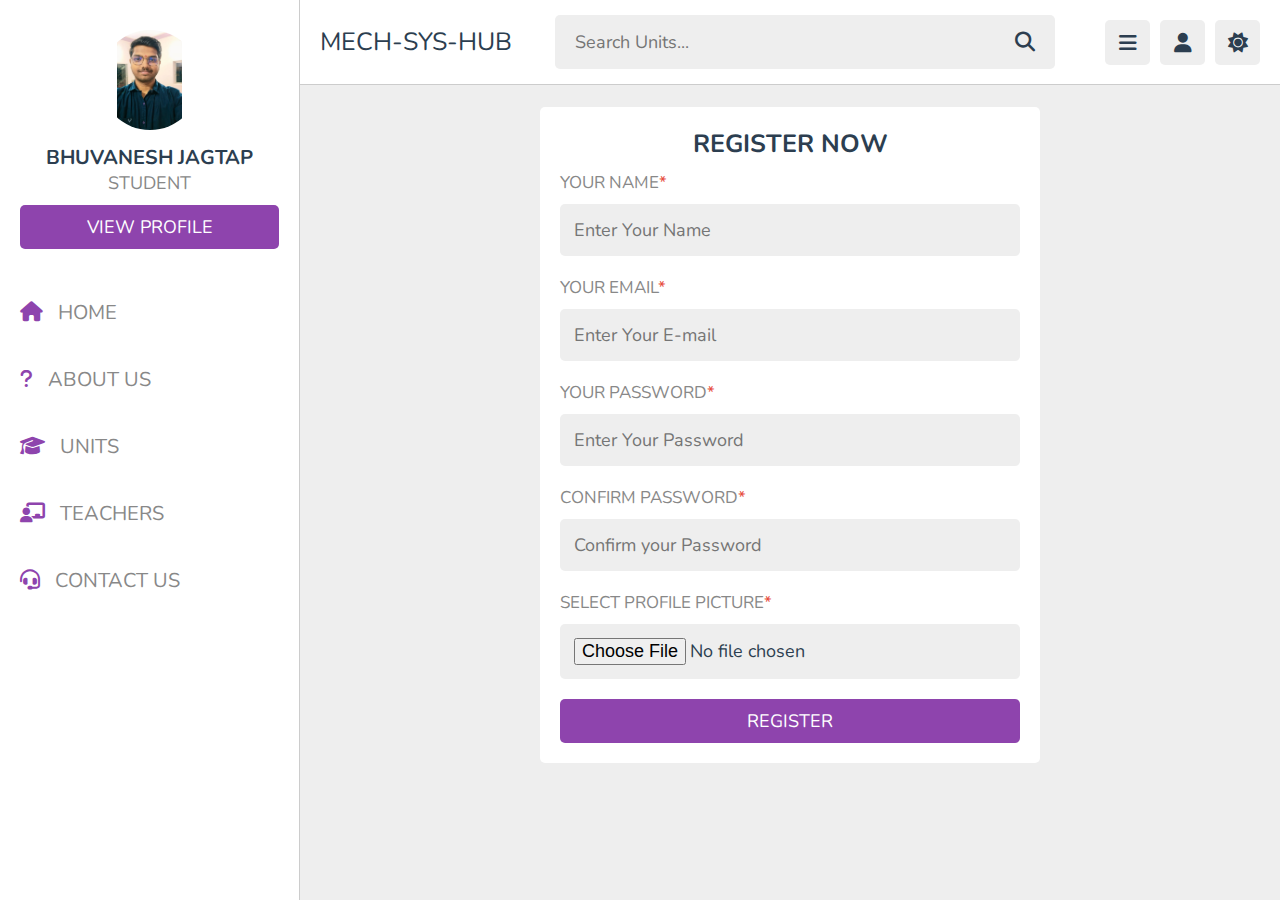
<file: index.html>
<!DOCTYPE html>
<html lang="en">
<head>
   <meta charset="UTF-8">
   <meta http-equiv="X-UA-Compatible" content="IE=edge">
   <meta name="viewport" content="width=device-width, initial-scale=1.0">
   <title>REGISTRATION</title>

   <!-- font awesome cdn link  -->
   <link rel="stylesheet" href="https://cdnjs.cloudflare.com/ajax/libs/font-awesome/6.1.2/css/all.min.css">

   <!-- custom css file link  -->
   <link rel="stylesheet" href="css/style.css">

</head>
<body>

   <header class="header">
   
      <section class="flex">
   
         <a href="home.html" class="logo">MECH-SYS-HUB</a>
   
         <form action="search.html" method="post" class="search-form">
            <input type="text" name="search_box" required placeholder="Search Units..." maxlength="100">
            <button type="submit" class="fas fa-search"></button>
         </form>
   
         <div class="icons">
            <div id="menu-btn" class="fas fa-bars"></div>
            <div id="search-btn" class="fas fa-search"></div>
            <div id="user-btn" class="fas fa-user"></div>
            <div id="toggle-btn" class="fas fa-sun"></div>
         </div>
   
         <div class="profile">
            <img src="images/pic-1.jpg" class="image" alt="">
            <h2 class="name">BHUVANESH JAGTAP</h2>
            <p class="role">STUDENT</p>
            <a href="profile.html" class="btn">PROFILE</a>
            <div class="flex-btn">
               <a href="login.html" class="option-btn">LOGIN</a>
               <a href="register.html" class="option-btn">REGISTER</a>
            </div>
         </div>
   
      </section>
   
   </header>   
   
   <div class="side-bar">
   
      <div id="close-btn">
         <i class="fas fa-times"></i>
      </div>
   
      <div class="profile">
         <img src="images/pic-1.jpg" class="image" alt="">
         <h2 class="name">BHUVANESH JAGTAP</h2>
         <p class="role">STUDENT</p>
         <a href="profile.html" class="btn">VIEW PROFILE</a>
      </div>
   
      <nav class="navbar">
         <a href="home.html"><i class="fas fa-home"></i><span>HOME</span></a>
         <a href="about.html"><i class="fas fa-question"></i><span>ABOUT US</span></a>
         <a href="courses.html"><i class="fas fa-graduation-cap"></i><span>UNITS</span></a>
         <a href="teachers.html"><i class="fas fa-chalkboard-user"></i><span>TEACHERS</span></a>
         <a href="contact.html"><i class="fas fa-headset"></i><span>CONTACT US</span></a>
   
   </div>

<section class="form-container">

   <form action="" method="post" enctype="multipart/form-data">
      <h3>REGISTER NOW</h3>
      <p>YOUR NAME<span>*</span></p>
      <input type="text" name="name" placeholder="Enter Your Name" required maxlength="50" class="box">
      <p>YOUR EMAIL<span>*</span></p>
      <input type="email" name="email" placeholder="Enter Your E-mail" required maxlength="50" class="box">
      <p>YOUR PASSWORD<span>*</span></p>
      <input type="password" name="pass" placeholder="Enter Your Password" required maxlength="20" class="box">
      <p>CONFIRM PASSWORD<span>*</span></p>
      <input type="password" name="c_pass" placeholder="Confirm your Password" required maxlength="20" class="box">
      <p>SELECT PROFILE PICTURE<span>*</span></p>
      <input type="file" accept="image/*" required class="box">
      <input onclick="window.location.href='home.html'" type="submit" value="REGISTER" name="submit" class="btn">
   </form>

</section>

<!-- custom js file link  -->
<script src="js/script.js"></script>

   
</body>
</html>
</file>
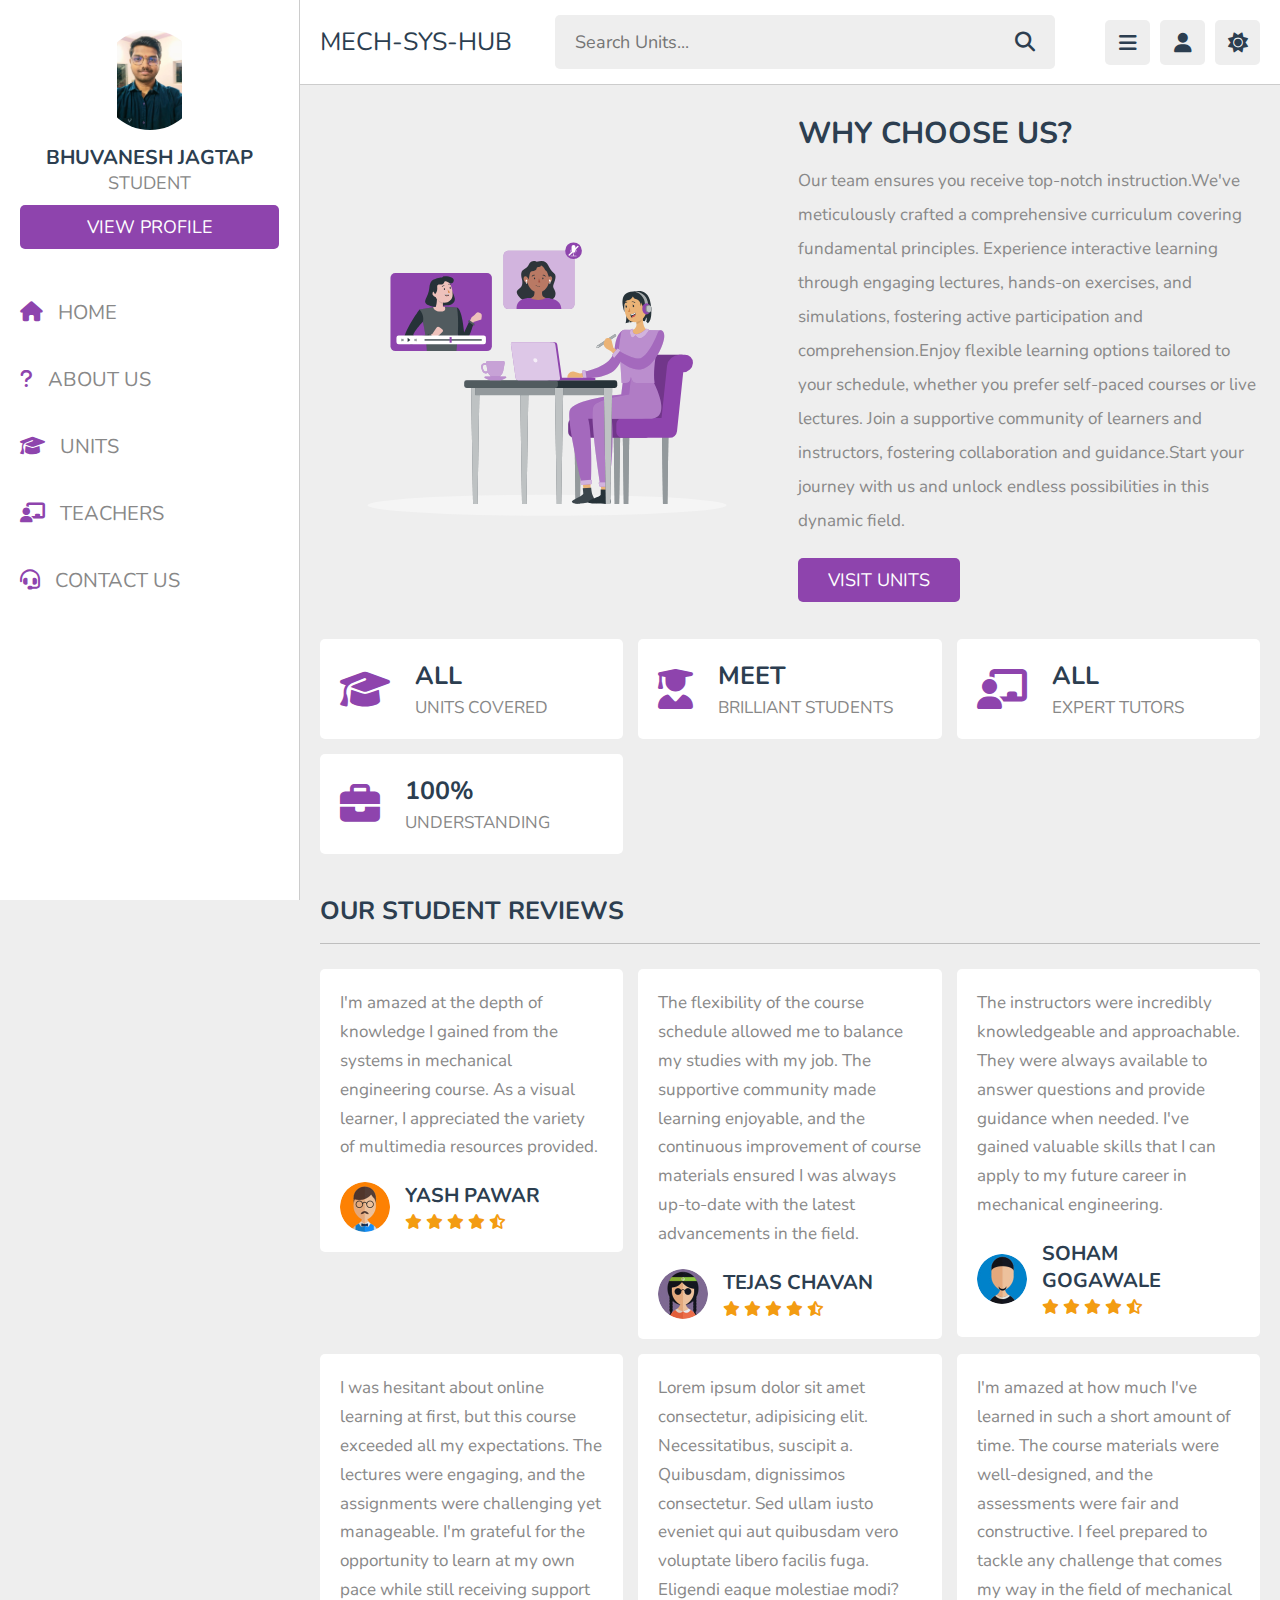
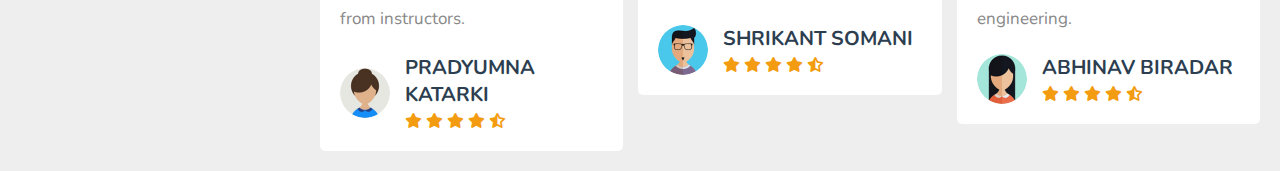
<file: about.html>
<!DOCTYPE html>
<html lang="en">
<head>
   <meta charset="UTF-8">
   <meta http-equiv="X-UA-Compatible" content="IE=edge">
   <meta name="viewport" content="width=device-width, initial-scale=1.0">
   <title>ABOUT US</title>

   <!-- font awesome cdn link  -->
   <link rel="stylesheet" href="https://cdnjs.cloudflare.com/ajax/libs/font-awesome/6.1.2/css/all.min.css">

   <!-- custom css file link  -->
   <link rel="stylesheet" href="css/style.css">

</head>
<body>

<header class="header">
   
   <section class="flex">

      <a href="home.html" class="logo">MECH-SYS-HUB</a>

      <form action="search.html" method="post" class="search-form">
         <input type="text" name="search_box" required placeholder="Search Units..." maxlength="100">
         <button type="submit" class="fas fa-search"></button>
      </form>

      <div class="icons">
         <div id="menu-btn" class="fas fa-bars"></div>
         <div id="search-btn" class="fas fa-search"></div>
         <div id="user-btn" class="fas fa-user"></div>
         <div id="toggle-btn" class="fas fa-sun"></div>
      </div>

      <div class="profile">
         <img src="images/pic-1.jpg" class="image" alt="">
         <h2 class="name">BHUVANESH JAGTAP</h2>
         <p class="role">STUDENT</p>
         <a href="profile.html" class="btn">PROFILE</a>
         <div class="flex-btn">
            <a href="login.html" class="option-btn">LOGIN</a>
            <a href="register.html" class="option-btn">REGISTER</a>
         </div>
      </div>

   </section>

</header>   

<div class="side-bar">

   <div id="close-btn">
      <i class="fas fa-times"></i>
   </div>

   <div class="profile">
      <img src="images/pic-1.jpg" class="image" alt="">
      <h2 class="name">BHUVANESH JAGTAP</h2>
      <p class="role">STUDENT</p>
      <a href="profile.html" class="btn">VIEW PROFILE</a>
   </div>

   <nav class="navbar">
      <a href="home.html"><i class="fas fa-home"></i><span>HOME</span></a>
      <a href="about.html"><i class="fas fa-question"></i><span>ABOUT US</span></a>
      <a href="courses.html"><i class="fas fa-graduation-cap"></i><span>UNITS</span></a>
      <a href="teachers.html"><i class="fas fa-chalkboard-user"></i><span>TEACHERS</span></a>
      <a href="contact.html"><i class="fas fa-headset"></i><span>CONTACT US</span></a>
   </nav>

</div>

<section class="about">

   <div class="row">

      <div class="image">
         <img src="images/about-img.svg" alt="">
      </div>

      <div class="content">
         <h3>WHY CHOOSE US?</h3>
         <p>Our team ensures you receive top-notch instruction.We've meticulously crafted a comprehensive curriculum covering fundamental principles. Experience interactive learning through engaging lectures, hands-on exercises, and simulations, fostering active participation and comprehension.Enjoy flexible learning options tailored to your schedule, whether you prefer self-paced courses or live lectures. Join a supportive community of learners and instructors, fostering collaboration and guidance.Start your journey with us and unlock endless possibilities in this dynamic field.</p>
         <a href="courses.html" class="inline-btn">VISIT UNITS</a>
      </div>

   </div>

   <div class="box-container">

      <div class="box">
         <i class="fas fa-graduation-cap"></i>
         <div>
            <h3>ALL</h3>
            <p>UNITS COVERED</p>
         </div>
      </div>

      <div class="box">
         <i class="fas fa-user-graduate"></i>
         <div>
            <h3>MEET</h3>
            <p>BRILLIANT STUDENTS</p>
         </div>
      </div>

      <div class="box">
         <i class="fas fa-chalkboard-user"></i>
         <div>
            <h3>ALL</h3>
            <p>EXPERT TUTORS</p>
         </div>
      </div>

      <div class="box">
         <i class="fas fa-briefcase"></i>
         <div>
            <h3>100%</h3>
            <p>UNDERSTANDING</p>
         </div>
      </div>

   </div>

</section> 

<section class="reviews">

   <h1 class="heading">OUR STUDENT REVIEWS</h1>

   <div class="box-container">

      <div class="box">
         <p>I'm amazed at the depth of knowledge I gained from the systems in mechanical engineering course. As a visual learner, I appreciated the variety of multimedia resources provided. </p>
         <div class="student">
            <img src="images/pic-2.jpg" alt="">
            <div>
               <h3>YASH PAWAR</h3>
               <div class="stars">
                  <i class="fas fa-star"></i>
                  <i class="fas fa-star"></i>
                  <i class="fas fa-star"></i>
                  <i class="fas fa-star"></i>
                  <i class="fas fa-star-half-alt"></i>
               </div>
            </div>
         </div>
      </div>

      <div class="box">
         <p>The flexibility of the course schedule allowed me to balance my studies with my job. The supportive community made learning enjoyable, and the continuous improvement of course materials ensured I was always up-to-date with the latest advancements in the field.</p>
         <div class="student">
            <img src="images/pic-3.jpg" alt="">
            <div>
               <h3>TEJAS CHAVAN</h3>
               <div class="stars">
                  <i class="fas fa-star"></i>
                  <i class="fas fa-star"></i>
                  <i class="fas fa-star"></i>
                  <i class="fas fa-star"></i>
                  <i class="fas fa-star-half-alt"></i>
               </div>
            </div>
         </div>
      </div>

      <div class="box">
         <p>The instructors were incredibly knowledgeable and approachable. They were always available to answer questions and provide guidance when needed. I've gained valuable skills that I can apply to my future career in mechanical engineering.</p>
         <div class="student">
            <img src="images/pic-4.jpg" alt="">
            <div>
               <h3>SOHAM GOGAWALE</h3>
               <div class="stars">
                  <i class="fas fa-star"></i>
                  <i class="fas fa-star"></i>
                  <i class="fas fa-star"></i>
                  <i class="fas fa-star"></i>
                  <i class="fas fa-star-half-alt"></i>
               </div>
            </div>
         </div>
      </div>

      <div class="box">
         <p>I was hesitant about online learning at first, but this course exceeded all my expectations. The lectures were engaging, and the assignments were challenging yet manageable. I'm grateful for the opportunity to learn at my own pace while still receiving support from instructors.</p>
         <div class="student">
            <img src="images/pic-5.jpg" alt="">
            <div>
               <h3>PRADYUMNA KATARKI</h3>
               <div class="stars">
                  <i class="fas fa-star"></i>
                  <i class="fas fa-star"></i>
                  <i class="fas fa-star"></i>
                  <i class="fas fa-star"></i>
                  <i class="fas fa-star-half-alt"></i>
               </div>
            </div>
         </div>
      </div>

      <div class="box">
         <p>Lorem ipsum dolor sit amet consectetur, adipisicing elit. Necessitatibus, suscipit a. Quibusdam, dignissimos consectetur. Sed ullam iusto eveniet qui aut quibusdam vero voluptate libero facilis fuga. Eligendi eaque molestiae modi?</p>
         <div class="student">
            <img src="images/pic-6.jpg" alt="">
            <div>
               <h3>SHRIKANT SOMANI</h3>
               <div class="stars">
                  <i class="fas fa-star"></i>
                  <i class="fas fa-star"></i>
                  <i class="fas fa-star"></i>
                  <i class="fas fa-star"></i>
                  <i class="fas fa-star-half-alt"></i>
               </div>
            </div>
         </div>
      </div>

      <div class="box">
         <p>I'm amazed at how much I've learned in such a short amount of time. The course materials were well-designed, and the assessments were fair and constructive. I feel prepared to tackle any challenge that comes my way in the field of mechanical engineering.</p>
         <div class="student">
            <img src="images/pic-7.jpg" alt="">
            <div>
               <h3>ABHINAV BIRADAR</h3>
               <div class="stars">
                  <i class="fas fa-star"></i>
                  <i class="fas fa-star"></i>
                  <i class="fas fa-star"></i>
                  <i class="fas fa-star"></i>
                  <i class="fas fa-star-half-alt"></i>
               </div>
            </div>
         </div>
      </div>

   </div>

</section>

<!-- custom js file link  -->
<script src="js/script.js"></script>

   
</body>
</html>
</file>
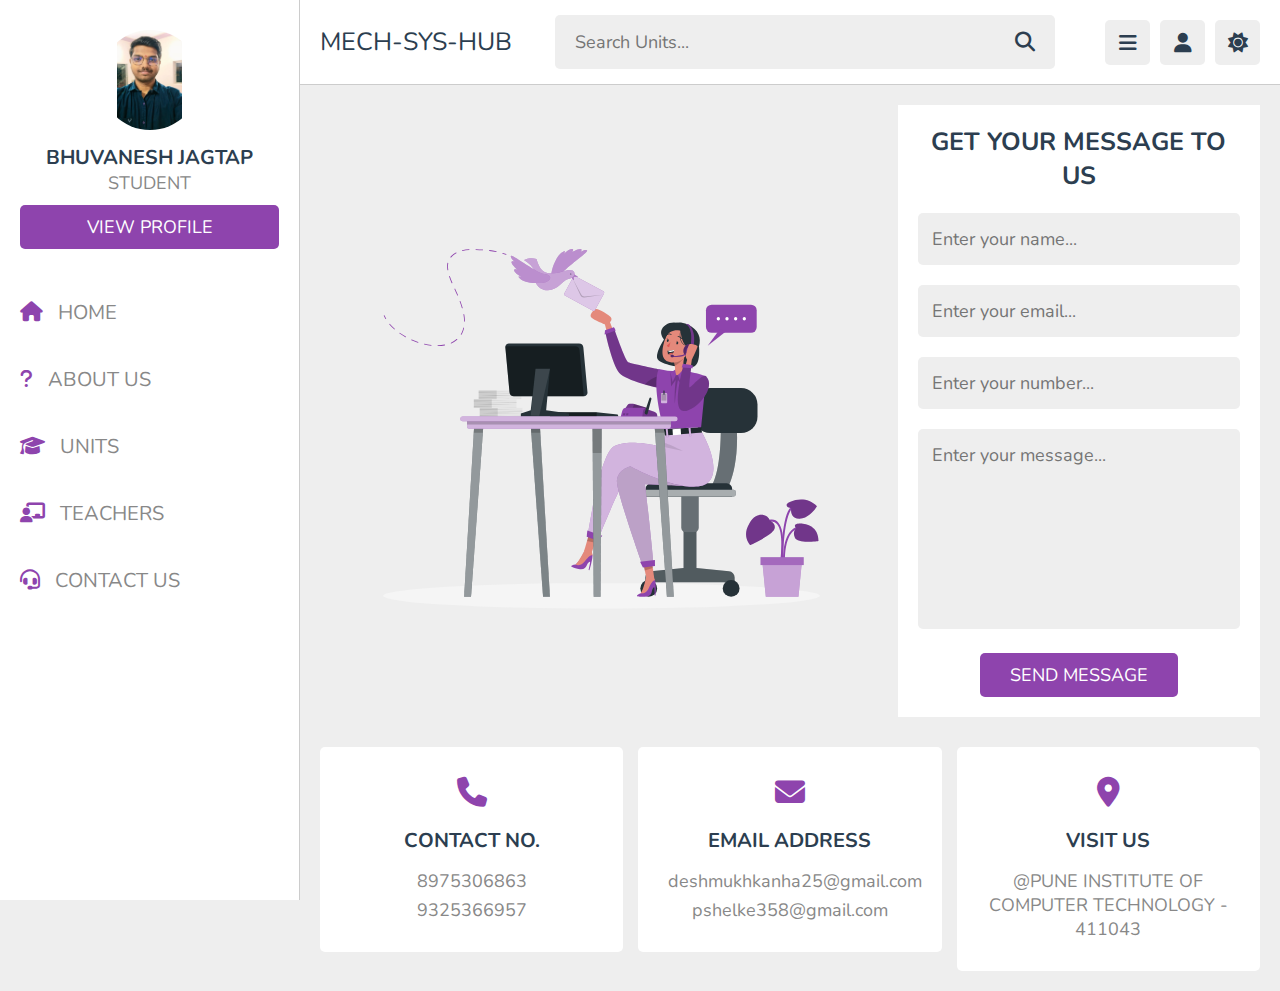
<file: contact.html>
<!DOCTYPE html>
<html lang="en">
<head>
   <meta charset="UTF-8">
   <meta http-equiv="X-UA-Compatible" content="IE=edge">
   <meta name="viewport" content="width=device-width, initial-scale=1.0">
   <title>CONTACT US</title>

   <!-- font awesome cdn link  -->
   <link rel="stylesheet" href="https://cdnjs.cloudflare.com/ajax/libs/font-awesome/6.1.2/css/all.min.css">

   <!-- custom css file link  -->
   <link rel="stylesheet" href="css/style.css">

</head>
<body>

<header class="header">
   
   <section class="flex">

      <a href="home.html" class="logo">MECH-SYS-HUB</a>

      <form action="search.html" method="post" class="search-form">
         <input type="text" name="search_box" required placeholder="Search Units..." maxlength="100">
         <button type="submit" class="fas fa-search"></button>
      </form>

      <div class="icons">
         <div id="menu-btn" class="fas fa-bars"></div>
         <div id="search-btn" class="fas fa-search"></div>
         <div id="user-btn" class="fas fa-user"></div>
         <div id="toggle-btn" class="fas fa-sun"></div>
      </div>

      <div class="profile">
         <img src="images/pic-1.jpg" class="image" alt="">
         <h2 class="name">BHUVANESH JAGTAP</h2>
         <p class="role">STUDENT</p>
         <a href="profile.html" class="btn">PROFILE</a>
         <div class="flex-btn">
            <a href="login.html" class="option-btn">LOGIN</a>
            <a href="register.html" class="option-btn">REGISTER</a>
         </div>
      </div>

   </section>

</header>   

<div class="side-bar">

   <div id="close-btn">
      <i class="fas fa-times"></i>
   </div>

   <div class="profile">
      <img src="images/pic-1.jpg" class="image" alt="">
      <h2 class="name">BHUVANESH JAGTAP</h2>
      <p class="role">STUDENT</p>
      <a href="profile.html" class="btn">VIEW PROFILE</a>
   </div>

   <nav class="navbar">
      <a href="home.html"><i class="fas fa-home"></i><span>HOME</span></a>
      <a href="about.html"><i class="fas fa-question"></i><span>ABOUT US</span></a>
      <a href="courses.html"><i class="fas fa-graduation-cap"></i><span>UNITS</span></a>
      <a href="teachers.html"><i class="fas fa-chalkboard-user"></i><span>TEACHERS</span></a>
      <a href="contact.html"><i class="fas fa-headset"></i><span>CONTACT US</span></a>

</div>

<section class="contact">

   <div class="row">

      <div class="image">
         <img src="images/contact-img.svg" alt="">
      </div>

      <form action="" method="post">
         <h3>GET YOUR MESSAGE TO US</h3>
         <input type="text" placeholder="Enter your name..." name="name" required maxlength="50" class="box">
         <input type="email" placeholder="Enter your email..." name="email" required maxlength="50" class="box">
         <input type="number" placeholder="Enter your number..." name="number" required maxlength="50" class="box">
         <textarea name="msg" class="box" placeholder="Enter your message..." required maxlength="1000" cols="30" rows="10"></textarea>
         <input type="submit" value="SEND MESSAGE" class="inline-btn" name="submit">
      </form>

   </div>

   <div class="box-container">

      <div class="box">
         <i class="fas fa-phone"></i>
         <h3>CONTACT NO.</h3>
         <a href="tel:1234567890">8975306863</a>
         <a href="tel:1112223333">9325366957</a>
      </div>
      
      <div class="box">
         <i class="fas fa-envelope"></i>
         <h3>EMAIL ADDRESS</h3>
         <a href="mailto:shaikhanas@gmail.com">deshmukhkanha25@gmail.com</a>
         <a href="mailto:anasbhai@gmail.com">pshelke358@gmail.com</a>
      </div>

      <div class="box">
         <i class="fas fa-map-marker-alt"></i>
         <h3>VISIT US</h3>
         <a href="#">@PUNE INSTITUTE OF COMPUTER TECHNOLOGY - 411043</a>
      </div>

   </div>

</section>

<!-- custom js file link  -->
<script src="js/script.js"></script>

   
</body>
</html>
</file>
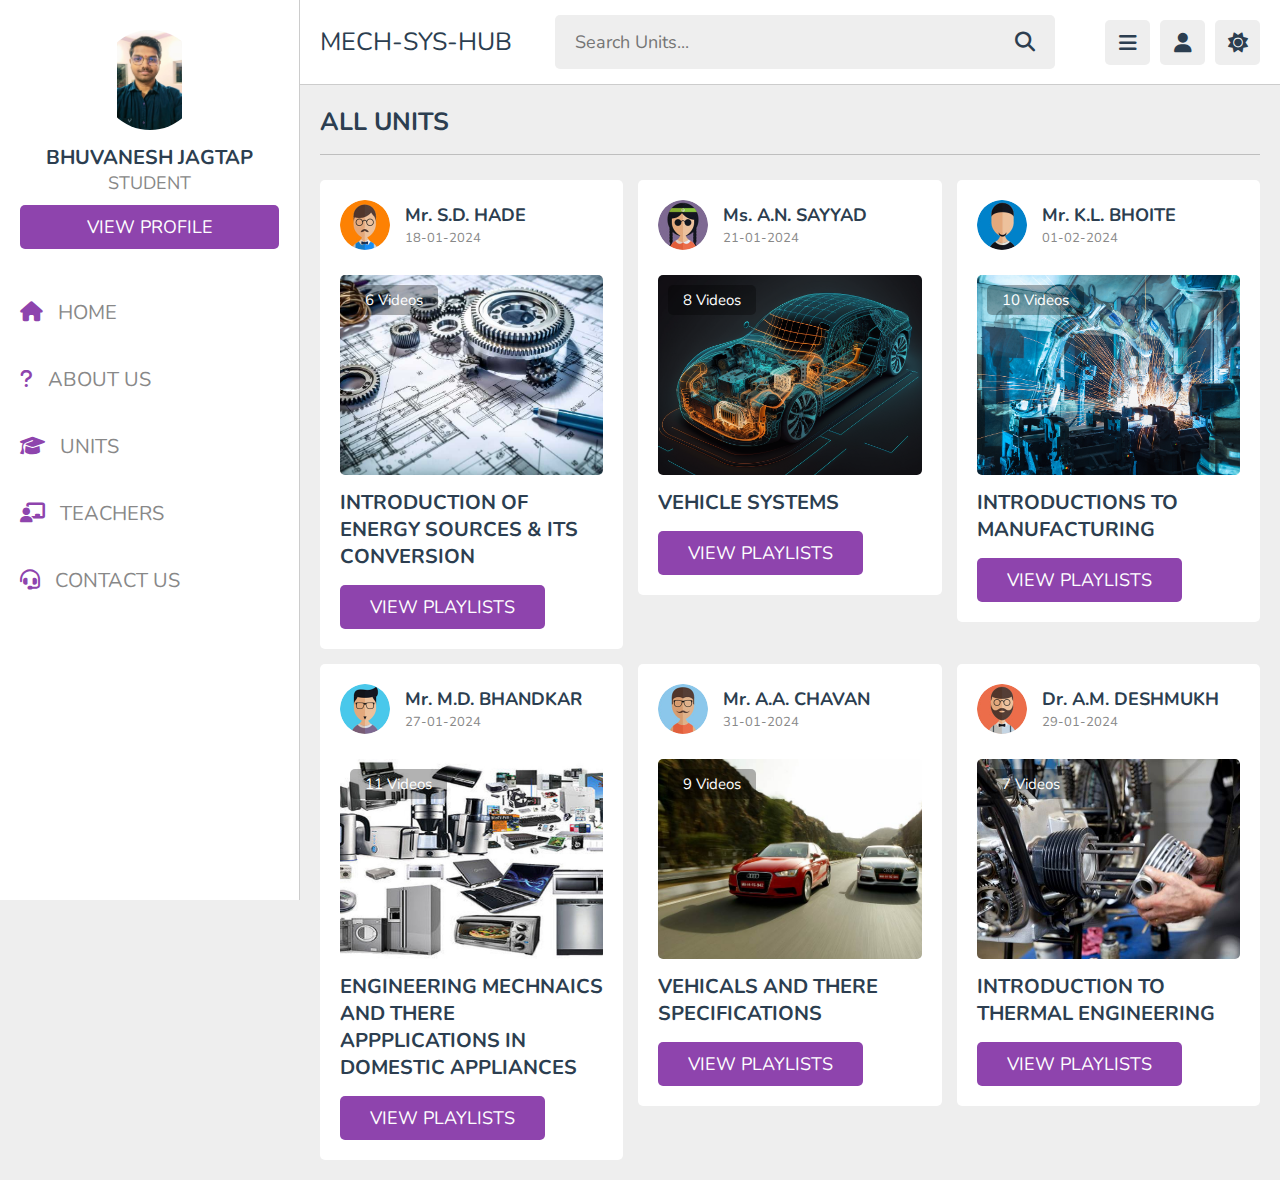
<file: courses.html>
<!DOCTYPE html>
<html lang="en">
<head>
   <meta charset="UTF-8">
   <meta http-equiv="X-UA-Compatible" content="IE=edge">
   <meta name="viewport" content="width=device-width, initial-scale=1.0">
   <title>courses</title>

   <!-- font awesome cdn link  -->
   <link rel="stylesheet" href="https://cdnjs.cloudflare.com/ajax/libs/font-awesome/6.1.2/css/all.min.css">

   <!-- custom css file link  -->
   <link rel="stylesheet" href="css/style.css">

</head>
<body>

   <header class="header">
   
      <section class="flex">
   
         <a href="home.html" class="logo">MECH-SYS-HUB</a>
   
         <form action="search.html" method="post" class="search-form">
            <input type="text" name="search_box" required placeholder="Search Units..." maxlength="100">
            <button type="submit" class="fas fa-search"></button>
         </form>
   
         <div class="icons">
            <div id="menu-btn" class="fas fa-bars"></div>
            <div id="search-btn" class="fas fa-search"></div>
            <div id="user-btn" class="fas fa-user"></div>
            <div id="toggle-btn" class="fas fa-sun"></div>
         </div>
   
         <div class="profile">
            <img src="images/pic-1.jpg" class="image" alt="">
            <h2 class="name">BHUVANESH JAGTAP</h2>
            <p class="role">STUDENT</p>
            <a href="profile.html" class="btn">PROFILE</a>
            <div class="flex-btn">
               <a href="login.html" class="option-btn">LOGIN</a>
               <a href="register.html" class="option-btn">REGISTER</a>
            </div>
         </div>
   
      </section>
   
   </header>   
   
   <div class="side-bar">
   
      <div id="close-btn">
         <i class="fas fa-times"></i>
      </div>
   
      <div class="profile">
         <img src="images/pic-1.jpg" class="image" alt="">
         <h2 class="name">BHUVANESH JAGTAP</h2>
         <p class="role">STUDENT</p>
         <a href="profile.html" class="btn">VIEW PROFILE</a>
      </div>
   
      <nav class="navbar">
         <a href="home.html"><i class="fas fa-home"></i><span>HOME</span></a>
         <a href="about.html"><i class="fas fa-question"></i><span>ABOUT US</span></a>
         <a href="courses.html"><i class="fas fa-graduation-cap"></i><span>UNITS</span></a>
         <a href="teachers.html"><i class="fas fa-chalkboard-user"></i><span>TEACHERS</span></a>
         <a href="contact.html"><i class="fas fa-headset"></i><span>CONTACT US</span></a>
   
   </div>

<section class="courses">

   <h1 class="heading">ALL UNITS</h1>

   <div class="box-container">

      <div class="box">
         <div class="tutor">
            <img src="images/pic-2.jpg" alt="">
            <div class="info">
               <h3>Mr. S.D. HADE</h3>
               <span>18-01-2024</span>
            </div>
         </div>
         <div class="thumb">
            <img src="images/thumb-1.png" alt="">
            <span>6 Videos</span>
         </div>
         <h3 class="title">INTRODUCTION OF ENERGY SOURCES & ITS CONVERSION</h3>
         <a href="playlist.html" class="inline-btn">VIEW PLAYLISTS</a>
      </div>

      <div class="box">
         <div class="tutor">
            <img src="images/pic-3.jpg" alt="">
            <div class="info">
               <h3>Ms. A.N. SAYYAD</h3>
               <span>21-01-2024</span>
            </div>
         </div>
         <div class="thumb">
            <img src="images/thumb-2.png" alt="">
            <span>8 Videos</span>
         </div>
         <h3 class="title">VEHICLE SYSTEMS</h3>
         <a href="playlist.html" class="inline-btn">VIEW PLAYLISTS</a>
      </div>

      <div class="box">
         <div class="tutor">
            <img src="images/pic-4.jpg" alt="">
            <div class="info">
               <h3>Mr. K.L. BHOITE</h3>
               <span>01-02-2024</span>
            </div>
         </div>
         <div class="thumb">
            <img src="images/thumb-3.png" alt="">
            <span>10 Videos</span>
         </div>
         <h3 class="title">INTRODUCTIONS TO MANUFACTURING</h3>
         <a href="playlist.html" class="inline-btn">VIEW PLAYLISTS</a>
      </div>

      <div class="box">
         <div class="tutor">
            <img src="images/pic-6.jpg" alt="">
            <div class="info">
               <h3>Mr. M.D. BHANDKAR</h3>
               <span>27-01-2024</span>
            </div>
         </div>
         <div class="thumb">
            <img src="images/thumb-5.png" alt="">
            <span>11 Videos</span>
         </div>
         <h3 class="title">ENGINEERING MECHNAICS AND THERE APPPLICATIONS IN DOMESTIC APPLIANCES</h3>
         <a href="playlist.html" class="inline-btn">VIEW PLAYLISTS</a>
      </div>

      <div class="box">
         <div class="tutor">
            <img src="images/pic-8.jpg" alt="">
            <div class="info">
               <h3>Mr. A.A. CHAVAN</h3>
               <span>31-01-2024</span>
            </div>
         </div>
         <div class="thumb">
            <img src="images/thumb-7.png" alt="">
            <span>9 Videos</span>
         </div>
         <h3 class="title">VEHICALS AND THERE SPECIFICATIONS</h3>
         <a href="playlist.html" class="inline-btn">VIEW PLAYLISTS</a>
      </div>

      <div class="box">
         <div class="tutor">
            <img src="images/pic-9.jpg" alt="">
            <div class="info">
               <h3>Dr. A.M. DESHMUKH</h3>
               <span>29-01-2024</span>
            </div>
         </div>
         <div class="thumb">
            <img src="images/thumb-8.png" alt="">
            <span>7 Videos</span>
         </div>
         <h3 class="title">INTRODUCTION TO THERMAL ENGINEERING</h3>
         <a href="playlist.html" class="inline-btn">VIEW PLAYLISTS</a>
      </div>

   </div>

</section>

<!-- custom js file link  -->
<script src="js/script.js"></script>

   
</body>
</html>
</file>
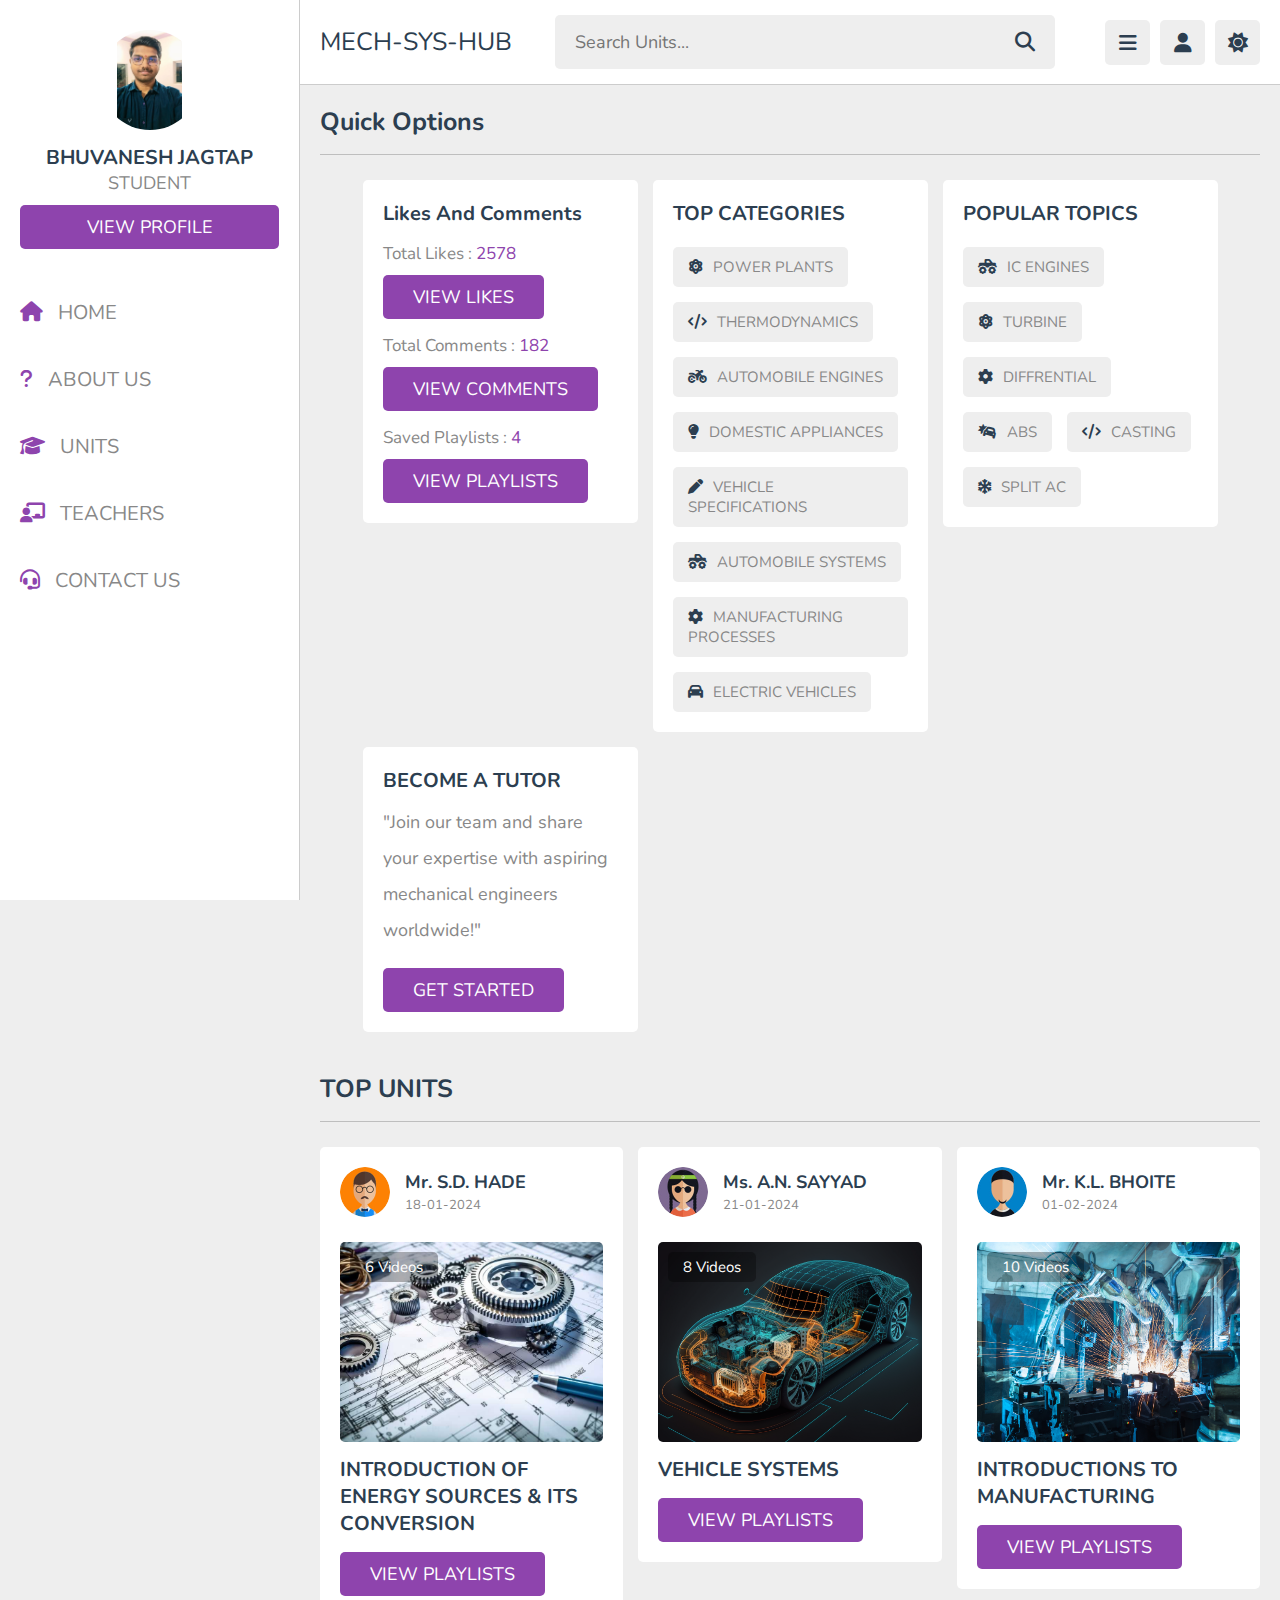
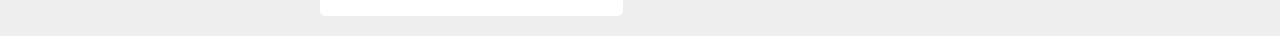
<file: home.html>
<!DOCTYPE html>
<html lang="en">
<head>
   <meta charset="UTF-8">
   <meta http-equiv="X-UA-Compatible" content="IE=edge">
   <meta name="viewport" content="width=device-width, initial-scale=1.0">
   <title>home</title>

   <!-- font awesome cdn link  -->
   <link rel="stylesheet" href="https://cdnjs.cloudflare.com/ajax/libs/font-awesome/6.1.2/css/all.min.css">

   <!-- custom css file link  -->
   <link rel="stylesheet" href="css/style.css">

</head>
<body>

   <header class="header">
   
      <section class="flex">
   
         <a href="home.html" class="logo">MECH-SYS-HUB</a>
   
         <form action="search.html" method="post" class="search-form">
            <input type="text" name="search_box" required placeholder="Search Units..." maxlength="100">
            <button type="submit" class="fas fa-search"></button>
         </form>
   
         <div class="icons">
            <div id="menu-btn" class="fas fa-bars"></div>
            <div id="search-btn" class="fas fa-search"></div>
            <div id="user-btn" class="fas fa-user"></div>
            <div id="toggle-btn" class="fas fa-sun"></div>
         </div>
   
         <div class="profile">
            <img src="images/pic-1.jpg" class="image" alt="">
            <h2 class="name">BHUVANESH JAGTAP</h2>
            <p class="role">STUDENT</p>
            <a href="profile.html" class="btn">PROFILE</a>
            <div class="flex-btn">
               <a href="login.html" class="option-btn">LOGIN</a>
               <a href="index.html" class="option-btn">REGISTER</a>
            </div>
         </div>
   
      </section>
   
   </header>   
   
   <div class="side-bar">
   
      <div id="close-btn">
         <i class="fas fa-times"></i>
      </div>
   
      <div class="profile">
         <img src="images/pic-1.jpg" class="image" alt="">
         <h2 class="name">BHUVANESH JAGTAP</h2>
         <p class="role">STUDENT</p>
         <a href="profile.html" class="btn">VIEW PROFILE</a>
      </div>
   
      <nav class="navbar">
         <a href="home.html"><i class="fas fa-home"></i><span>HOME</span></a>
         <a href="about.html"><i class="fas fa-question"></i><span>ABOUT US</span></a>
         <a href="courses.html"><i class="fas fa-graduation-cap"></i><span>UNITS</span></a>
         <a href="teachers.html"><i class="fas fa-chalkboard-user"></i><span>TEACHERS</span></a>
         <a href="contact.html"><i class="fas fa-headset"></i><span>CONTACT US</span></a>
      </nav>
   
   </div>

<section class="home-grid">

   <h1 class="heading">quick options</h1>

   <div class="box-container">

      <div class="box">
         <h3 class="title">Likes and Comments</h3>
         <p class="likes">Total Likes : <span>2578</span></p>
         <a href="#" class="inline-btn">VIEW LIKES</a>
         <p class="likes">Total Comments : <span>182</span></p>
         <a href="#" class="inline-btn">VIEW COMMENTS</a>
         <p class="likes">Saved Playlists : <span>4</span></p>
         <a href="#" class="inline-btn">VIEW PLAYLISTS</a>
      </div>

      <div class="box">
         <h3 class="title">TOP CATEGORIES</h3>
         <div class="flex">
            <a href="#"><i class="fas fa-atom"></i><span>POWER PLANTS</span></a>
            <a href="#"><i class="fas fa-code"></i><span>THERMODYNAMICS</span></a>
            <a href="#"><i class="fas fa-motorcycle"></i><span>AUTOMOBILE ENGINES</span></a>
            <a href="#"><i class="fas fa-lightbulb"></i><span>DOMESTIC APPLIANCES</span></a>
            <a href="#"><i class="fas fa-pen"></i><span>VEHICLE SPECIFICATIONS</span></a>
            <a href="#"><i class="fas fa-truck-monster"></i><span>AUTOMOBILE SYSTEMS</span></a>
            <a href="#"><i class="fas fa-cog"></i><span>MANUFACTURING PROCESSES</span></a>
            <a href="#"><i class="fas fa-car"></i><span>ELECTRIC VEHICLES</span></a>
         </div>
      </div>

      <div class="box">
         <h3 class="title">POPULAR TOPICS</h3>
         <div class="flex">
            <a href="#"><i class="fas fa-truck-monster"></i><span>IC ENGINES</span></a>
            <a href="#"><i class="fas fa-atom"></i><span>TURBINE</span></a>
            <a href="#"><i class="fas fa-cog"></i><span>DIFFRENTIAL</span></a>
            <a href="#"><i class="fas fa-car-crash"></i><span>ABS</span></a>
            <a href="#"><i class="fas fa-code"></i><span>CASTING</span></a>
            <a href="#"><i class="fas fa-snowflake"></i><span>SPLIT AC</span></a>
         </div>
      </div>

      <div class="box">
         <h3 class="title">BECOME A TUTOR</h3>
         <p class="tutor">"Join our team and share your expertise with aspiring mechanical engineers worldwide!"</p>
         <a href="teachers.html" class="inline-btn">GET STARTED</a>
      </div>

   </div>

</section>



<section class="courses">

   <h1 class="heading">TOP UNITS</h1>

   <div class="box-container">

      <div class="box">
         <div class="tutor">
            <img src="images/pic-2.jpg" alt="">
            <div class="info">
               <h3>Mr. S.D. HADE</h3>
               <span>18-01-2024</span>
            </div>
         </div>
         <div class="thumb">
            <img src="images/thumb-1.png" alt="">
            <span>6 Videos</span>
         </div>
         <h3 class="title">INTRODUCTION OF ENERGY SOURCES & ITS CONVERSION</h3>
         <a href="playlist.html" class="inline-btn">VIEW PLAYLISTS</a>
      </div>

      <div class="box">
         <div class="tutor">
            <img src="images/pic-3.jpg" alt="">
            <div class="info">
               <h3>Ms. A.N. SAYYAD</h3>
               <span>21-01-2024</span>
            </div>
         </div>
         <div class="thumb">
            <img src="images/thumb-2.png" alt="">
            <span>8 Videos</span>
         </div>
         <h3 class="title">VEHICLE SYSTEMS</h3>
         <a href="playlist.html" class="inline-btn">VIEW PLAYLISTS</a>
      </div>

      <div class="box">
         <div class="tutor">
            <img src="images/pic-4.jpg" alt="">
            <div class="info">
               <h3>Mr. K.L. BHOITE</h3>
               <span>01-02-2024</span>
            </div>
         </div>
         <div class="thumb">
            <img src="images/thumb-3.png" alt="">
            <span>10 Videos</span>
         </div>
         <h3 class="title">INTRODUCTIONS TO MANUFACTURING</h3>
         <a href="playlist.html" class="inline-btn">VIEW PLAYLISTS</a>
      </div>

</section>

<!-- custom js file link  -->
<script src="js/script.js"></script>

   
</body>
</html>
</file>
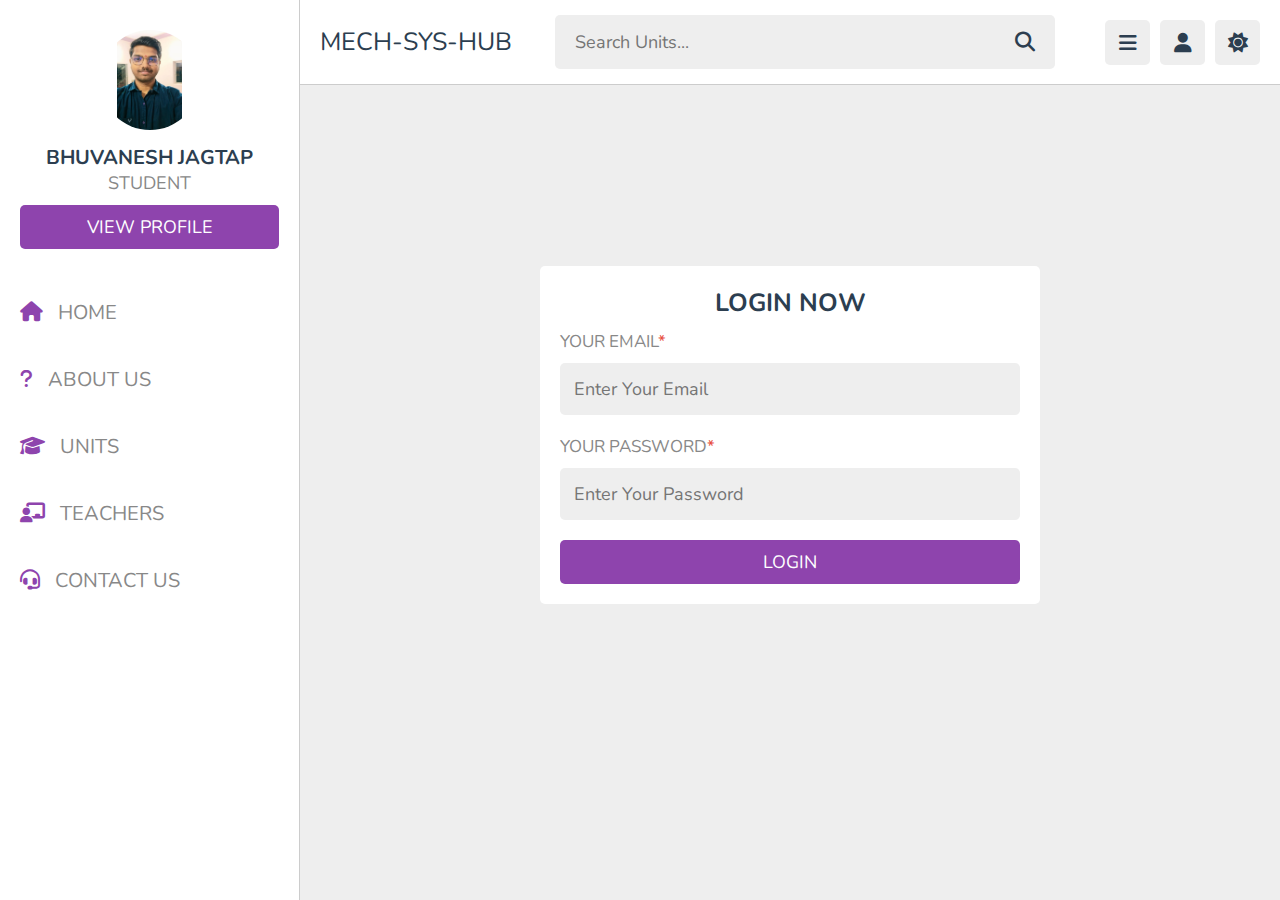
<file: login.html>
<!DOCTYPE html>
<html lang="en">
<head>
   <meta charset="UTF-8">
   <meta http-equiv="X-UA-Compatible" content="IE=edge">
   <meta name="viewport" content="width=device-width, initial-scale=1.0">
   <title>LOGIN</title>

   <!-- font awesome cdn link  -->
   <link rel="stylesheet" href="https://cdnjs.cloudflare.com/ajax/libs/font-awesome/6.1.2/css/all.min.css">

   <!-- custom css file link  -->
   <link rel="stylesheet" href="css/style.css">

</head>
<body>

   <header class="header">
   
      <section class="flex">
   
         <a href="home.html" class="logo">MECH-SYS-HUB</a>
   
         <form action="search.html" method="post" class="search-form">
            <input type="text" name="search_box" required placeholder="Search Units..." maxlength="100">
            <button type="submit" class="fas fa-search"></button>
         </form>
   
         <div class="icons">
            <div id="menu-btn" class="fas fa-bars"></div>
            <div id="search-btn" class="fas fa-search"></div>
            <div id="user-btn" class="fas fa-user"></div>
            <div id="toggle-btn" class="fas fa-sun"></div>
         </div>
   
         <div class="profile">
            <img src="images/pic-1.jpg" class="image" alt="">
            <h2 class="name">BHUVANESH JAGTAP</h2>
            <p class="role">STUDENT</p>
            <a href="profile.html" class="btn">PROFILE</a>
            <div class="flex-btn">
               <a href="login.html" class="option-btn">LOGIN</a>
               <a href="register.html" class="option-btn">REGISTER</a>
            </div>
         </div>
   
      </section>
   
   </header>   
   
   <div class="side-bar">
   
      <div id="close-btn">
         <i class="fas fa-times"></i>
      </div>
   
      <div class="profile">
         <img src="images/pic-1.jpg" class="image" alt="">
         <h2 class="name">BHUVANESH JAGTAP</h2>
         <p class="role">STUDENT</p>
         <a href="profile.html" class="btn">VIEW PROFILE</a>
      </div>
   
      <nav class="navbar">
         <a href="home.html"><i class="fas fa-home"></i><span>HOME</span></a>
         <a href="about.html"><i class="fas fa-question"></i><span>ABOUT US</span></a>
         <a href="courses.html"><i class="fas fa-graduation-cap"></i><span>UNITS</span></a>
         <a href="teachers.html"><i class="fas fa-chalkboard-user"></i><span>TEACHERS</span></a>
         <a href="contact.html"><i class="fas fa-headset"></i><span>CONTACT US</span></a>
   
   </div>

<section class="form-container">

   <form action="" method="post" enctype="multipart/form-data">
      <h3>LOGIN NOW</h3>
      <p>YOUR EMAIL<span>*</span></p>
      <input type="email" name="email" placeholder="Enter Your Email" required maxlength="50" class="box">
      <p>YOUR PASSWORD<span>*</span></p>
      <input type="password" name="pass" placeholder="Enter Your Password" required maxlength="20" class="box">
      <input onclick="window.location.href='home.html'" type="submit" value="LOGIN" name="submit" class="btn">
   </form>

</section>

<!-- custom js file link  -->
<script src="js/script.js"></script>

   
</body>
</html>
</file>
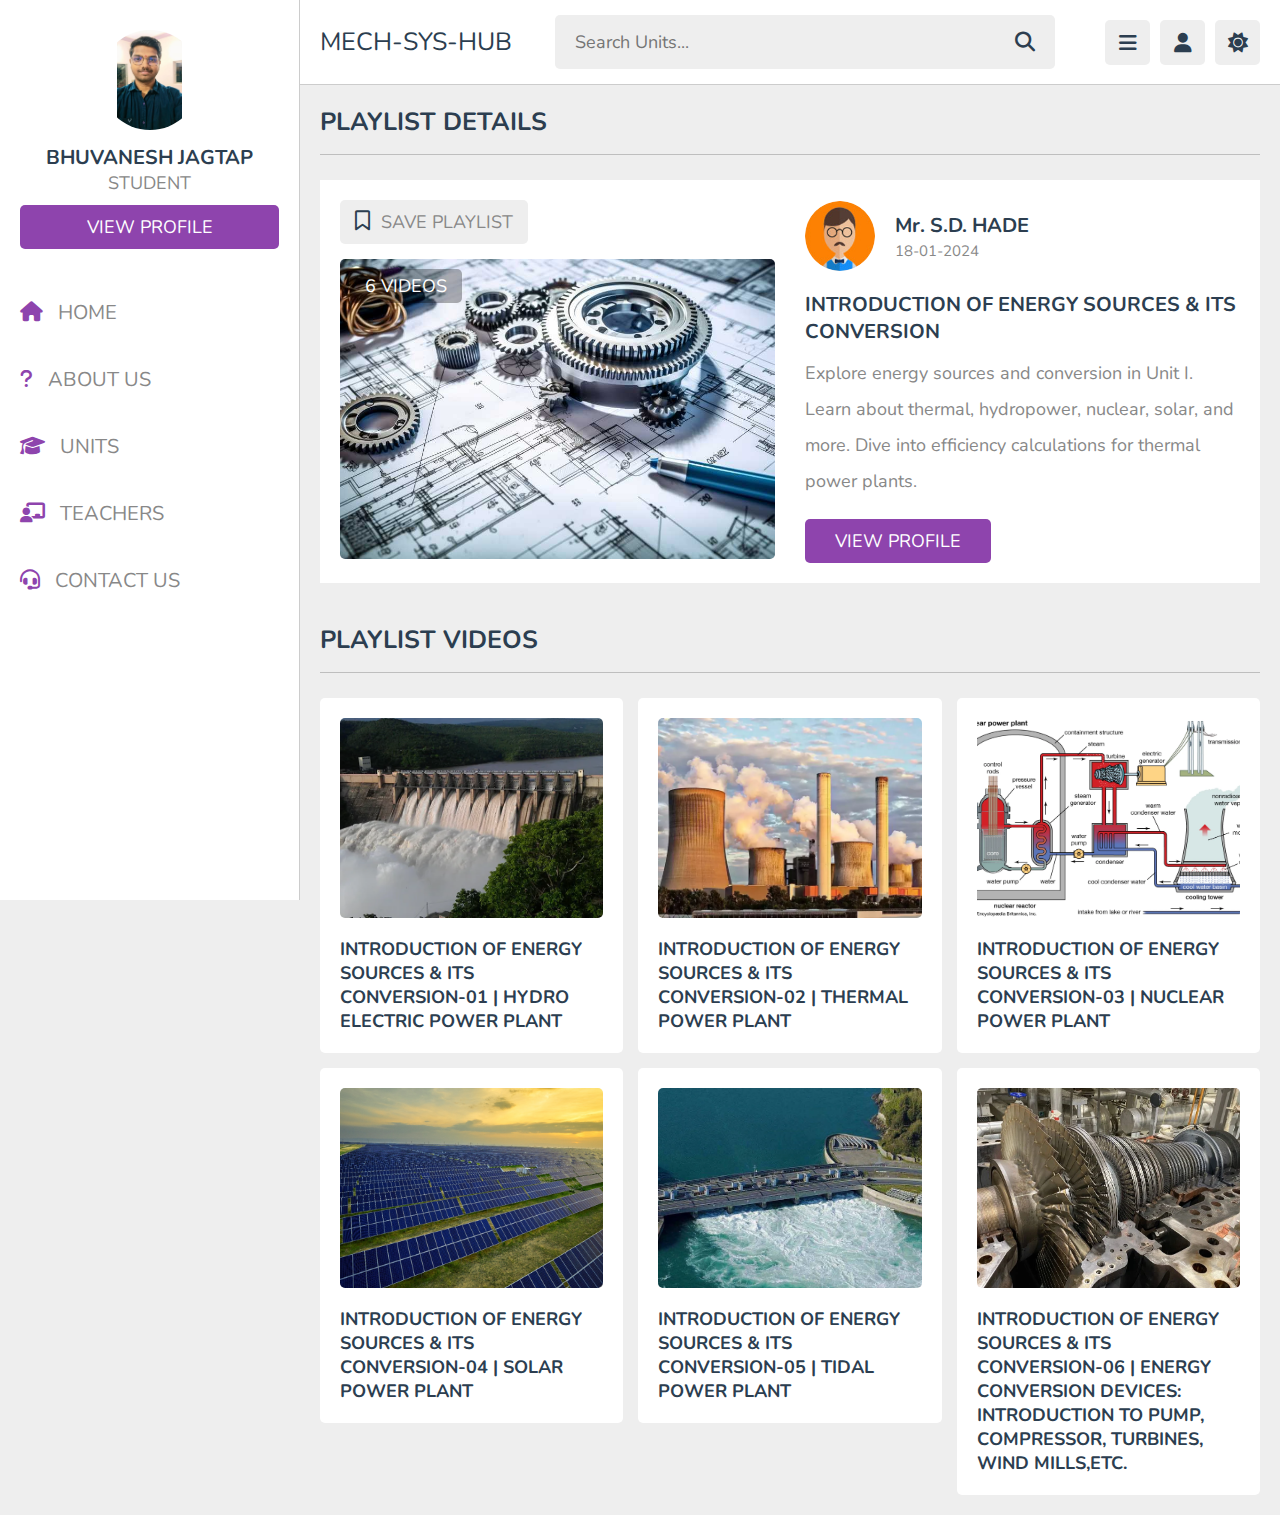
<file: playlist.html>
<!DOCTYPE html>
<html lang="en">
<head>
   <meta charset="UTF-8">
   <meta http-equiv="X-UA-Compatible" content="IE=edge">
   <meta name="viewport" content="width=device-width, initial-scale=1.0">
   <title>video playlist</title>

   <!-- font awesome cdn link  -->
   <link rel="stylesheet" href="https://cdnjs.cloudflare.com/ajax/libs/font-awesome/6.1.2/css/all.min.css">

   <!-- custom css file link  -->
   <link rel="stylesheet" href="css/style.css">

</head>
<body>

   <header class="header">
   
      <section class="flex">
   
         <a href="home.html" class="logo">MECH-SYS-HUB</a>
   
         <form action="search.html" method="post" class="search-form">
            <input type="text" name="search_box" required placeholder="Search Units..." maxlength="100">
            <button type="submit" class="fas fa-search"></button>
         </form>
   
         <div class="icons">
            <div id="menu-btn" class="fas fa-bars"></div>
            <div id="search-btn" class="fas fa-search"></div>
            <div id="user-btn" class="fas fa-user"></div>
            <div id="toggle-btn" class="fas fa-sun"></div>
         </div>
   
         <div class="profile">
            <img src="images/pic-1.jpg" class="image" alt="">
            <h2 class="name">BHUVANESH JAGTAP</h2>
            <p class="role">STUDENT</p>
            <a href="profile.html" class="btn">PROFILE</a>
            <div class="flex-btn">
               <a href="login.html" class="option-btn">LOGIN</a>
               <a href="register.html" class="option-btn">REGISTER</a>
            </div>
         </div>
   
      </section>
   
   </header>   
   
   <div class="side-bar">
   
      <div id="close-btn">
         <i class="fas fa-times"></i>
      </div>
   
      <div class="profile">
         <img src="images/pic-1.jpg" class="image" alt="">
         <h2 class="name">BHUVANESH JAGTAP</h2>
         <p class="role">STUDENT</p>
         <a href="profile.html" class="btn">VIEW PROFILE</a>
      </div>
   
      <nav class="navbar">
         <a href="home.html"><i class="fas fa-home"></i><span>HOME</span></a>
         <a href="about.html"><i class="fas fa-question"></i><span>ABOUT US</span></a>
         <a href="courses.html"><i class="fas fa-graduation-cap"></i><span>UNITS</span></a>
         <a href="teachers.html"><i class="fas fa-chalkboard-user"></i><span>TEACHERS</span></a>
         <a href="contact.html"><i class="fas fa-headset"></i><span>CONTACT US</span></a>
   
   </div>

<section class="playlist-details">

   <h1 class="heading">PLAYLIST DETAILS</h1>

   <div class="row">

      <div class="column">
         <form action="" method="post" class="save-playlist">
            <button type="submit"><i class="far fa-bookmark"></i> <span>SAVE PLAYLIST</span></button>
         </form>
   
         <div class="thumb">
            <img src="images/thumb-1.png" alt="">
            <span>6 VIDEOS</span>
         </div>
      </div>
      <div class="column">
         <div class="tutor">
            <img src="images/pic-2.jpg" alt="">
            <div>
               <h3>Mr. S.D. HADE</h3>
               <span>18-01-2024</span>
            </div>
         </div>
   
         <div class="details">
            <h3>INTRODUCTION OF ENERGY SOURCES & ITS CONVERSION</h3>
            <p>Explore energy sources and conversion in Unit I. Learn about thermal, hydropower, nuclear, solar, and more. Dive into efficiency calculations for thermal power plants.</p>
            <a href="teacher_profile.html" class="inline-btn">VIEW PROFILE</a>
         </div>
      </div>
   </div>

</section>

<section class="playlist-videos">

   <h1 class="heading">PLAYLIST VIDEOS</h1>

   <div class="box-container">

      <a class="box" href="watch-video.html">
         <i class="fas fa-play"></i>
         <img src="images/post-1-1.png" alt="">
         <h3>INTRODUCTION OF ENERGY SOURCES & ITS CONVERSION-01 | HYDRO ELECTRIC POWER PLANT</h3>
      </a>

      <a class="box" href="watch-video.html">
         <i class="fas fa-play"></i>
         <img src="images/post-1-2.png" alt="">
         <h3>INTRODUCTION OF ENERGY SOURCES & ITS CONVERSION-02 | THERMAL POWER PLANT</h3>
      </a>

      <a class="box" href="watch-video.html">
         <i class="fas fa-play"></i>
         <img src="images/post-1-3.png" alt="">
         <h3>INTRODUCTION OF ENERGY SOURCES & ITS CONVERSION-03 | NUCLEAR POWER PLANT</h3>
      </a>

      <a class="box" href="watch-video.html">
         <i class="fas fa-play"></i>
         <img src="images/post-1-4.png" alt="">
         <h3>INTRODUCTION OF ENERGY SOURCES & ITS CONVERSION-04 | SOLAR POWER PLANT</h3>
      </a>

      <a class="box" href="watch-video.html">
         <i class="fas fa-play"></i>
         <img src="images/post-1-5.png" alt="">
         <h3>INTRODUCTION OF ENERGY SOURCES & ITS CONVERSION-05 | TIDAL POWER PLANT</h3>
      </a>

      <a class="box" href="watch-video.html">
         <i class="fas fa-play"></i>
         <img src="images/post-1-6.png" alt="">
         <h3>INTRODUCTION OF ENERGY SOURCES & ITS CONVERSION-06 | ENERGY CONVERSION DEVICES: INTRODUCTION TO PUMP, COMPRESSOR, TURBINES, WIND MILLS,ETC. </h3>
      </a>
   </div>

</section>

<!-- custom js file link  -->
<script src="js/script.js"></script>

   
</body>
</html>
</file>
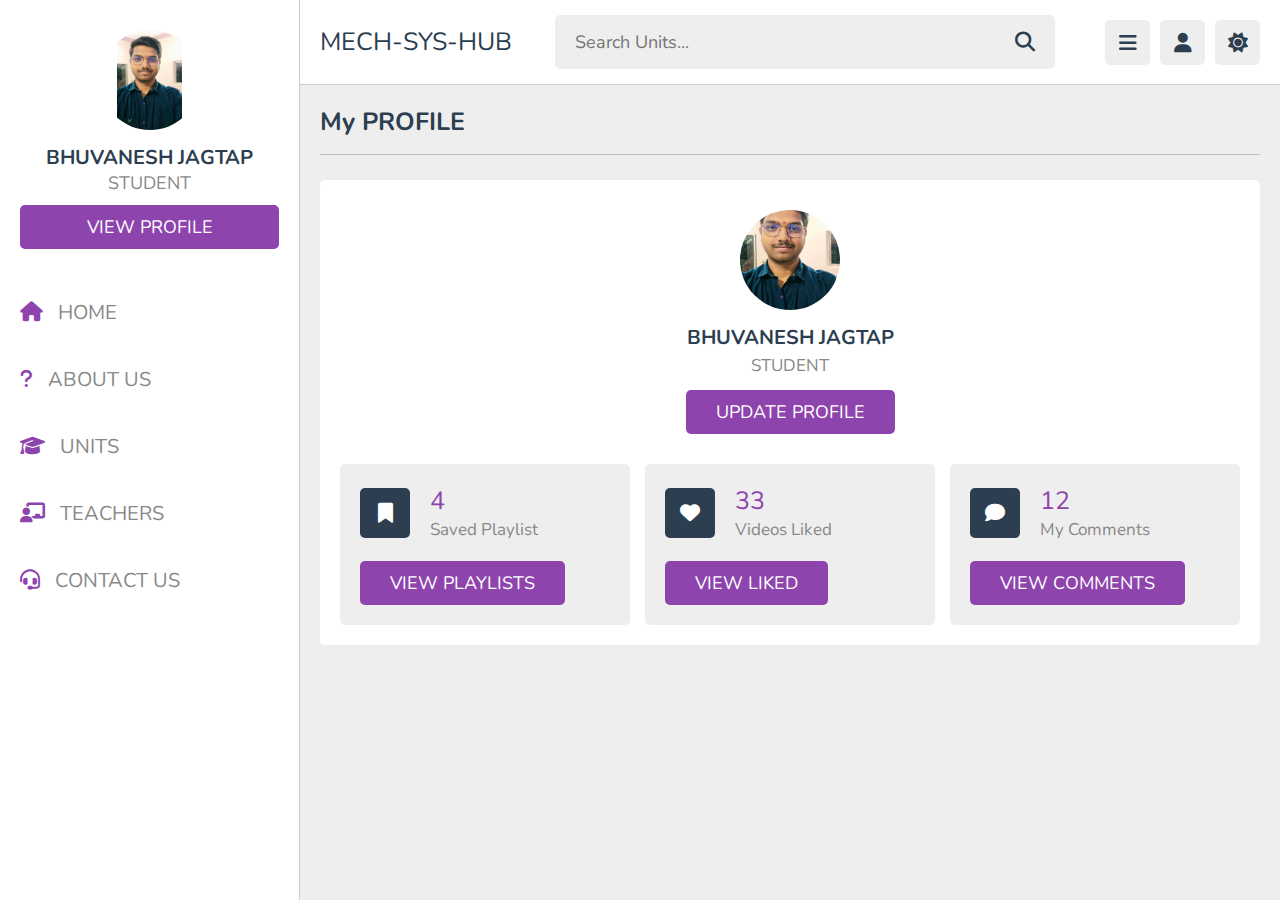
<file: profile.html>
<!DOCTYPE html>
<html lang="en">
<head>
   <meta charset="UTF-8">
   <meta http-equiv="X-UA-Compatible" content="IE=edge">
   <meta name="viewport" content="width=device-width, initial-scale=1.0">
   <title>STUDENT PROFILE</title>

   <!-- font awesome cdn link  -->
   <link rel="stylesheet" href="https://cdnjs.cloudflare.com/ajax/libs/font-awesome/6.1.2/css/all.min.css">

   <!-- custom css file link  -->
   <link rel="stylesheet" href="css/style.css">

</head>
<body>

<header class="header">
   
   <section class="flex">

      <a href="home.html" class="logo">MECH-SYS-HUB</a>

      <form action="search.html" method="post" class="search-form">
         <input type="text" name="search_box" required placeholder="Search Units..." maxlength="100">
         <button type="submit" class="fas fa-search"></button>
      </form>

      <div class="icons">
         <div id="menu-btn" class="fas fa-bars"></div>
         <div id="search-btn" class="fas fa-search"></div>
         <div id="user-btn" class="fas fa-user"></div>
         <div id="toggle-btn" class="fas fa-sun"></div>
      </div>

      <div class="profile">
         <img src="images/pic-1.jpg" class="image" alt="">
         <h2 class="name">BHUVANESH JAGTAP</h2>
         <p class="role">STUDENT</p>
         <a href="profile.html" class="btn">PROFILE</a>
         <div class="flex-btn">
            <a href="login.html" class="option-btn">LOGIN</a>
            <a href="register.html" class="option-btn">REGISTER</a>
         </div>
      </div>

   </section>


</header>   

<div class="side-bar">

   <div id="close-btn">
      <i class="fas fa-times"></i>
   </div>

   <div class="profile">
      <img src="images/pic-1.jpg" class="image" alt="">
      <h2 class="name">BHUVANESH JAGTAP</h2>
      <p class="role">STUDENT</p>
      <a href="profile.html" class="btn">VIEW PROFILE</a>
   </div>

   <nav class="navbar">
      <a href="home.html"><i class="fas fa-home"></i><span>HOME</span></a>
      <a href="about.html"><i class="fas fa-question"></i><span>ABOUT US</span></a>
      <a href="courses.html"><i class="fas fa-graduation-cap"></i><span>UNITS</span></a>
      <a href="teachers.html"><i class="fas fa-chalkboard-user"></i><span>TEACHERS</span></a>
      <a href="contact.html"><i class="fas fa-headset"></i><span>CONTACT US</span></a>

</div>

<section class="user-profile">

   <h1 class="heading">My PROFILE</h1>

   <div class="info">

      <div class="user">
         <img src="images/pic-1.jpg" alt="">
         <h3>BHUVANESH JAGTAP</h3>
         <p>STUDENT</p>
         <a href="update.html" class="inline-btn">UPDATE PROFILE</a>
      </div>
   
      <div class="box-container">
   
         <div class="box">
            <div class="flex">
               <i class="fas fa-bookmark"></i>
               <div>
                  <span>4</span>
                  <p>Saved Playlist</p>
               </div>
            </div>
            <a href="#" class="inline-btn">VIEW PLAYLISTS</a>
         </div>
   
         <div class="box">
            <div class="flex">
               <i class="fas fa-heart"></i>
               <div>
                  <span>33</span>
                  <p>Videos Liked</p>
               </div>
            </div>
            <a href="#" class="inline-btn">VIEW LIKED</a>
         </div>
   
         <div class="box">
            <div class="flex">
               <i class="fas fa-comment"></i>
               <div>
                  <span>12</span>
                  <p>My Comments</p>
               </div>
            </div>
            <a href="#" class="inline-btn">VIEW COMMENTS</a>
         </div>
   
      </div>
   </div>

</section>

<!-- custom js file link  -->
<script src="js/script.js"></script>

   
</body>
</html>
</file>
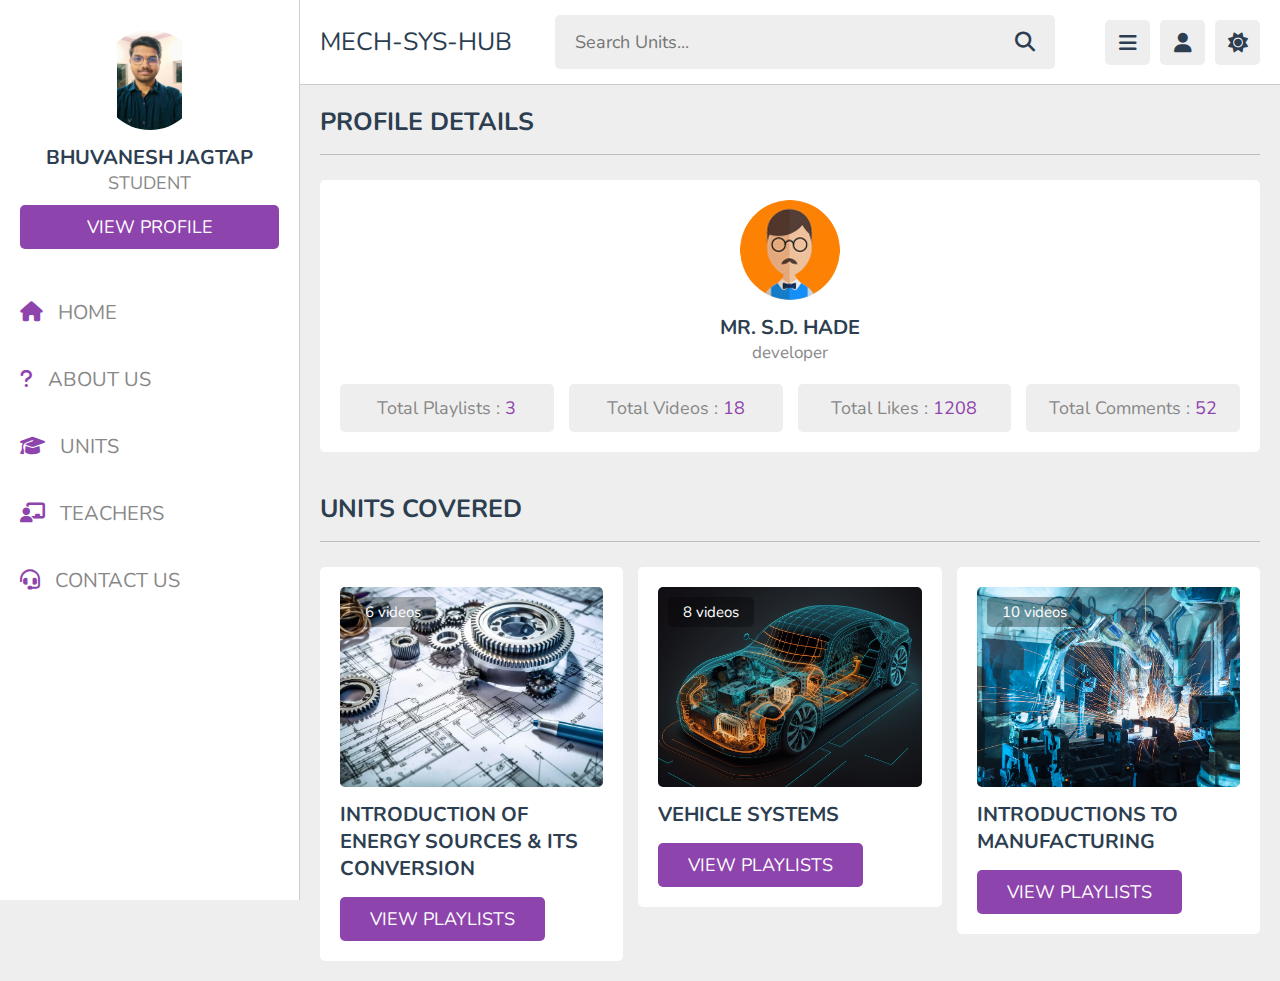
<file: teacher_profile.html>
<!DOCTYPE html>
<html lang="en">
<head>
   <meta charset="UTF-8">
   <meta http-equiv="X-UA-Compatible" content="IE=edge">
   <meta name="viewport" content="width=device-width, initial-scale=1.0">
   <title>TEACHER PROFILE</title>

   <!-- font awesome cdn link  -->
   <link rel="stylesheet" href="https://cdnjs.cloudflare.com/ajax/libs/font-awesome/6.1.2/css/all.min.css">

   <!-- custom css file link  -->
   <link rel="stylesheet" href="css/style.css">

</head>
<body>

   <header class="header">
   
      <section class="flex">
   
         <a href="home.html" class="logo">MECH-SYS-HUB</a>
   
         <form action="search.html" method="post" class="search-form">
            <input type="text" name="search_box" required placeholder="Search Units..." maxlength="100">
            <button type="submit" class="fas fa-search"></button>
         </form>
   
         <div class="icons">
            <div id="menu-btn" class="fas fa-bars"></div>
            <div id="search-btn" class="fas fa-search"></div>
            <div id="user-btn" class="fas fa-user"></div>
            <div id="toggle-btn" class="fas fa-sun"></div>
         </div>
   
         <div class="profile">
            <img src="images/pic-1.jpg" class="image" alt="">
            <h2 class="name">BHUVANESH JAGTAP</h2>
            <p class="role">STUDENT</p>
            <a href="profile.html" class="btn">PROFILE</a>
            <div class="flex-btn">
               <a href="login.html" class="option-btn">LOGIN</a>
               <a href="register.html" class="option-btn">REGISTER</a>
            </div>
         </div>
   
      </section>
   
   </header>   
   
   <div class="side-bar">
   
      <div id="close-btn">
         <i class="fas fa-times"></i>
      </div>
   
      <div class="profile">
         <img src="images/pic-1.jpg" class="image" alt="">
         <h2 class="name">BHUVANESH JAGTAP</h2>
         <p class="role">STUDENT</p>
         <a href="profile.html" class="btn">VIEW PROFILE</a>
      </div>
   
      <nav class="navbar">
         <a href="home.html"><i class="fas fa-home"></i><span>HOME</span></a>
         <a href="about.html"><i class="fas fa-question"></i><span>ABOUT US</span></a>
         <a href="courses.html"><i class="fas fa-graduation-cap"></i><span>UNITS</span></a>
         <a href="teachers.html"><i class="fas fa-chalkboard-user"></i><span>TEACHERS</span></a>
         <a href="contact.html"><i class="fas fa-headset"></i><span>CONTACT US</span></a>
   
   </div>
   
<section class="teacher-profile">

   <h1 class="heading">PROFILE DETAILS</h1>

   <div class="details">
      <div class="tutor">
         <img src="images/pic-2.jpg" alt="">
         <h3>MR. S.D. HADE</h3>
         <span>developer</span>
      </div>
      <div class="flex">
         <p>Total Playlists : <span>3</span></p>
         <p>Total Videos : <span>18</span></p>
         <p>Total Likes : <span>1208</span></p>
         <p>Total Comments : <span>52</span></p>
      </div>
   </div>

</section>

<section class="courses">

   <h1 class="heading">UNITS COVERED</h1>

   <div class="box-container">

      <div class="box">
         <div class="thumb">
            <img src="images/thumb-1.png" alt="">
            <span>6 videos</span>
         </div>
         <h3 class="title">INTRODUCTION OF ENERGY SOURCES & ITS CONVERSION</h3>
         <a href="playlist.html" class="inline-btn">VIEW PLAYLISTS</a>
      </div>

      <div class="box">
         <div class="thumb">
            <img src="images/thumb-2.png" alt="">
            <span>8 videos</span>
         </div>
         <h3 class="title">VEHICLE SYSTEMS</h3>
         <a href="playlist.html" class="inline-btn">VIEW PLAYLISTS</a>
      </div>

      <div class="box">
         <div class="thumb">
            <img src="images/thumb-3.png" alt="">
            <span>10 videos</span>
         </div>
         <h3 class="title">INTRODUCTIONS TO MANUFACTURING</h3>
         <a href="playlist.html" class="inline-btn">VIEW PLAYLISTS</a>
      </div>

   </div>

</section>

<!-- custom js file link  -->
<script src="js/script.js"></script>

   
</body>
</html>
</file>
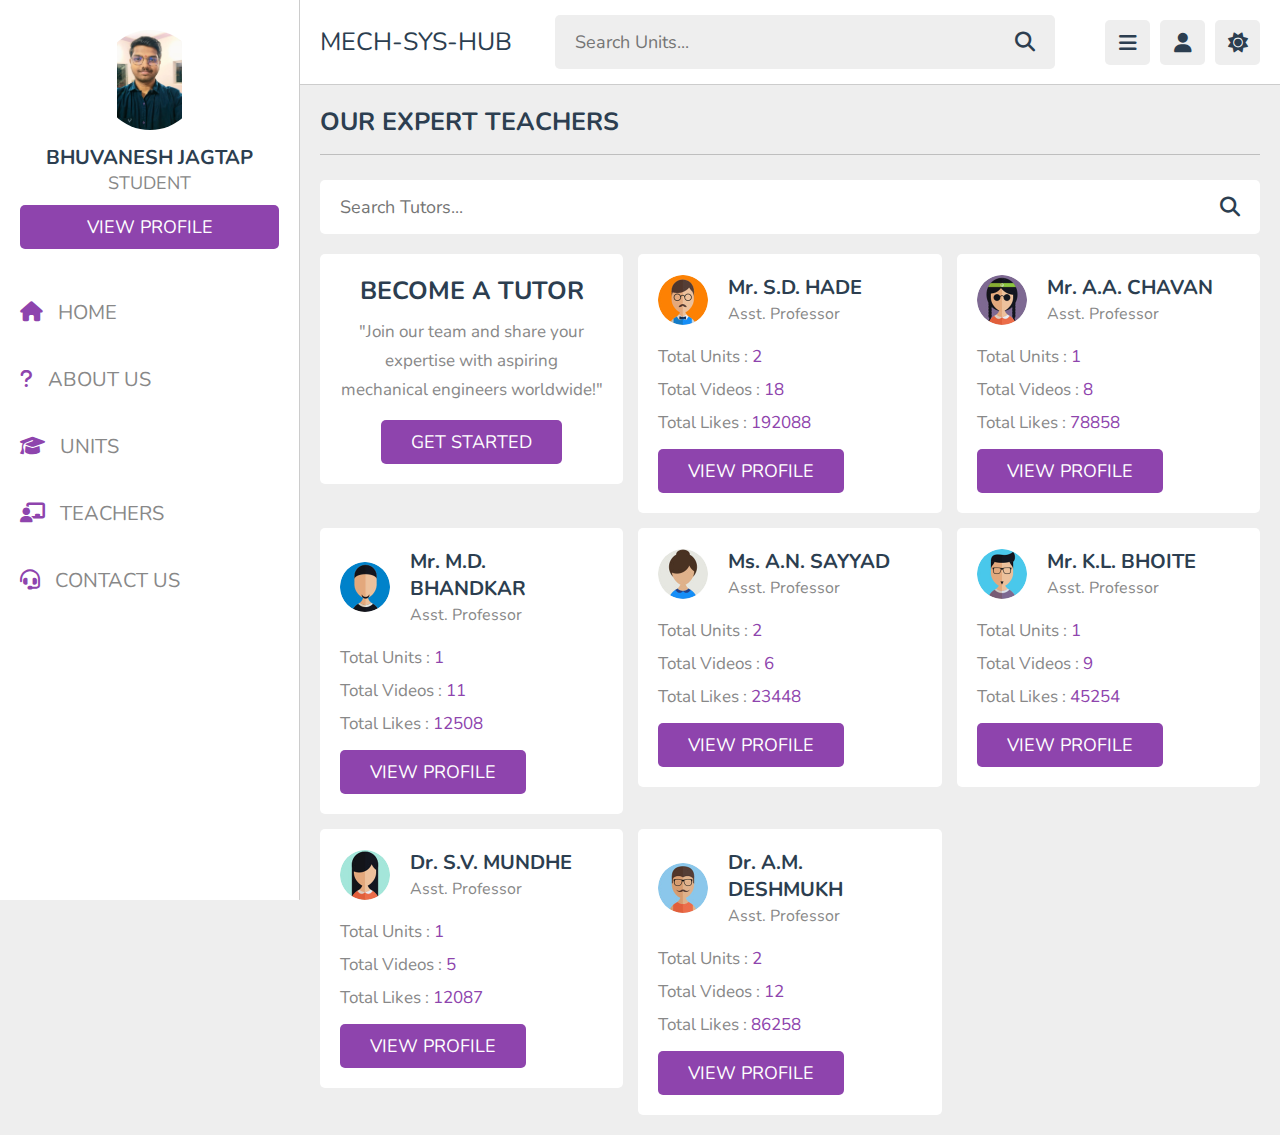
<file: teachers.html>
<!DOCTYPE html>
<html lang="en">
<head>
   <meta charset="UTF-8">
   <meta http-equiv="X-UA-Compatible" content="IE=edge">
   <meta name="viewport" content="width=device-width, initial-scale=1.0">
   <title>TEACHERS</title>

   <!-- font awesome cdn link  -->
   <link rel="stylesheet" href="https://cdnjs.cloudflare.com/ajax/libs/font-awesome/6.1.2/css/all.min.css">

   <!-- custom css file link  -->
   <link rel="stylesheet" href="css/style.css">

</head>
<body>

   <header class="header">
   
      <section class="flex">
   
         <a href="home.html" class="logo">MECH-SYS-HUB</a>
   
         <form action="search.html" method="post" class="search-form">
            <input type="text" name="search_box" required placeholder="Search Units..." maxlength="100">
            <button type="submit" class="fas fa-search"></button>
         </form>
   
         <div class="icons">
            <div id="menu-btn" class="fas fa-bars"></div>
            <div id="search-btn" class="fas fa-search"></div>
            <div id="user-btn" class="fas fa-user"></div>
            <div id="toggle-btn" class="fas fa-sun"></div>
         </div>
   
         <div class="profile">
            <img src="images/pic-1.jpg" class="image" alt="">
            <h2 class="name">BHUVANESH JAGTAP</h2>
            <p class="role">STUDENT</p>
            <a href="profile.html" class="btn">PROFILE</a>
            <div class="flex-btn">
               <a href="login.html" class="option-btn">LOGIN</a>
               <a href="register.html" class="option-btn">REGISTER</a>
            </div>
         </div>
   
      </section>
   
   </header>   

<div class="side-bar">

   <div id="close-btn">
      <i class="fas fa-times"></i>
   </div>

   <div class="profile">
      <img src="images/pic-1.jpg" class="image" alt="">
      <h2 class="name">BHUVANESH JAGTAP</h2>
      <p class="role">STUDENT</p>
      <a href="profile.html" class="btn">VIEW PROFILE</a>
   </div>

   <nav class="navbar">
      <a href="home.html"><i class="fas fa-home"></i><span>HOME</span></a>
      <a href="about.html"><i class="fas fa-question"></i><span>ABOUT US</span></a>
      <a href="courses.html"><i class="fas fa-graduation-cap"></i><span>UNITS</span></a>
      <a href="teachers.html"><i class="fas fa-chalkboard-user"></i><span>TEACHERS</span></a>
      <a href="contact.html"><i class="fas fa-headset"></i><span>CONTACT US</span></a>
   </nav>

</div>

<section class="teachers">

   <h1 class="heading">OUR EXPERT TEACHERS</h1>

   <form action="" method="post" class="search-tutor">
      <input type="text" name="search_box" placeholder="Search Tutors..." required maxlength="100">
      <button type="submit" class="fas fa-search" name="search_tutor"></button>
   </form>

   <div class="box-container">

      <div class="box offer">
         <h3>BECOME A TUTOR</h3>
         <p>"Join our team and share your expertise with aspiring mechanical engineers worldwide!"</p>
         <a href="index.html" class="inline-btn">GET STARTED</a>
      </div>

      <div class="box">
         <div class="tutor">
            <img src="images/pic-2.jpg" alt="">
            <div>
               <h3>Mr. S.D. HADE</h3>
               <span>Asst. Professor</span>
            </div>
         </div>
         <p>Total Units : <span>2</span></p>
         <p>Total Videos : <span>18</span></p>
         <p>Total Likes : <span>192088</span></p>
         <a href="teacher_profile.html" class="inline-btn">VIEW PROFILE</a>
      </div>

      <div class="box">
         <div class="tutor">
            <img src="images/pic-3.jpg" alt="">
            <div>
               <h3>Mr. A.A. CHAVAN</h3>
               <span>Asst. Professor</span>
            </div>
         </div>
         <p>Total Units : <span>1</span></p>
         <p>Total Videos : <span>8</span></p>
         <p>Total Likes : <span>78858</span></p>
         <a href="teacher_profile.html" class="inline-btn">VIEW PROFILE</a>
      </div>

      <div class="box">
         <div class="tutor">
            <img src="images/pic-4.jpg" alt="">
            <div>
               <h3>Mr. M.D. BHANDKAR</h3>
               <span>Asst. Professor</span>
            </div>
         </div>
         <p>Total Units : <span>1</span></p>
         <p>Total Videos : <span>11</span></p>
         <p>Total Likes : <span>12508</span></p>
         <a href="teacher_profile.html" class="inline-btn">VIEW PROFILE</a>
      </div>

      <div class="box">
         <div class="tutor">
            <img src="images/pic-5.jpg" alt="">
            <div>
               <h3>Ms. A.N. SAYYAD</h3>
               <span>Asst. Professor</span>
            </div>
         </div>
         <p>Total Units : <span>2</span></p>
         <p>Total Videos : <span>6</span></p>
         <p>Total Likes : <span>23448</span></p>
         <a href="teacher_profile.html" class="inline-btn">VIEW PROFILE</a>
      </div>

      <div class="box">
         <div class="tutor">
            <img src="images/pic-6.jpg" alt="">
            <div>
               <h3>Mr. K.L. BHOITE</h3>
               <span>Asst. Professor</span>
            </div>
         </div>
         <p>Total Units : <span>1</span></p>
         <p>Total Videos : <span>9</span></p>
         <p>Total Likes : <span>45254</span></p>
         <a href="teacher_profile.html" class="inline-btn">VIEW PROFILE</a>
      </div>

      <div class="box">
         <div class="tutor">
            <img src="images/pic-7.jpg" alt="">
            <div>
               <h3>Dr. S.V. MUNDHE</h3>
               <span>Asst. Professor</span>
            </div>
         </div>
         <p>Total Units : <span>1</span></p>
         <p>Total Videos : <span>5</span></p>
         <p>Total Likes : <span>12087</span></p>
         <a href="teacher_profile.html" class="inline-btn">VIEW PROFILE</a>
      </div>

      <div class="box">
         <div class="tutor">
            <img src="images/pic-8.jpg" alt="">
            <div>
               <h3>Dr. A.M. DESHMUKH</h3>
               <span>Asst. Professor</span>
            </div>
         </div>
         <p>Total Units : <span>2</span></p>
         <p>Total Videos : <span>12</span></p>
         <p>Total Likes : <span>86258</span></p>
         <a href="teacher_profile.html" class="inline-btn">VIEW PROFILE</a>
      </div>

   </div>

</section>

<!-- custom js file link  -->
<script src="js/script.js"></script>

   
</body>
</html>
</file>
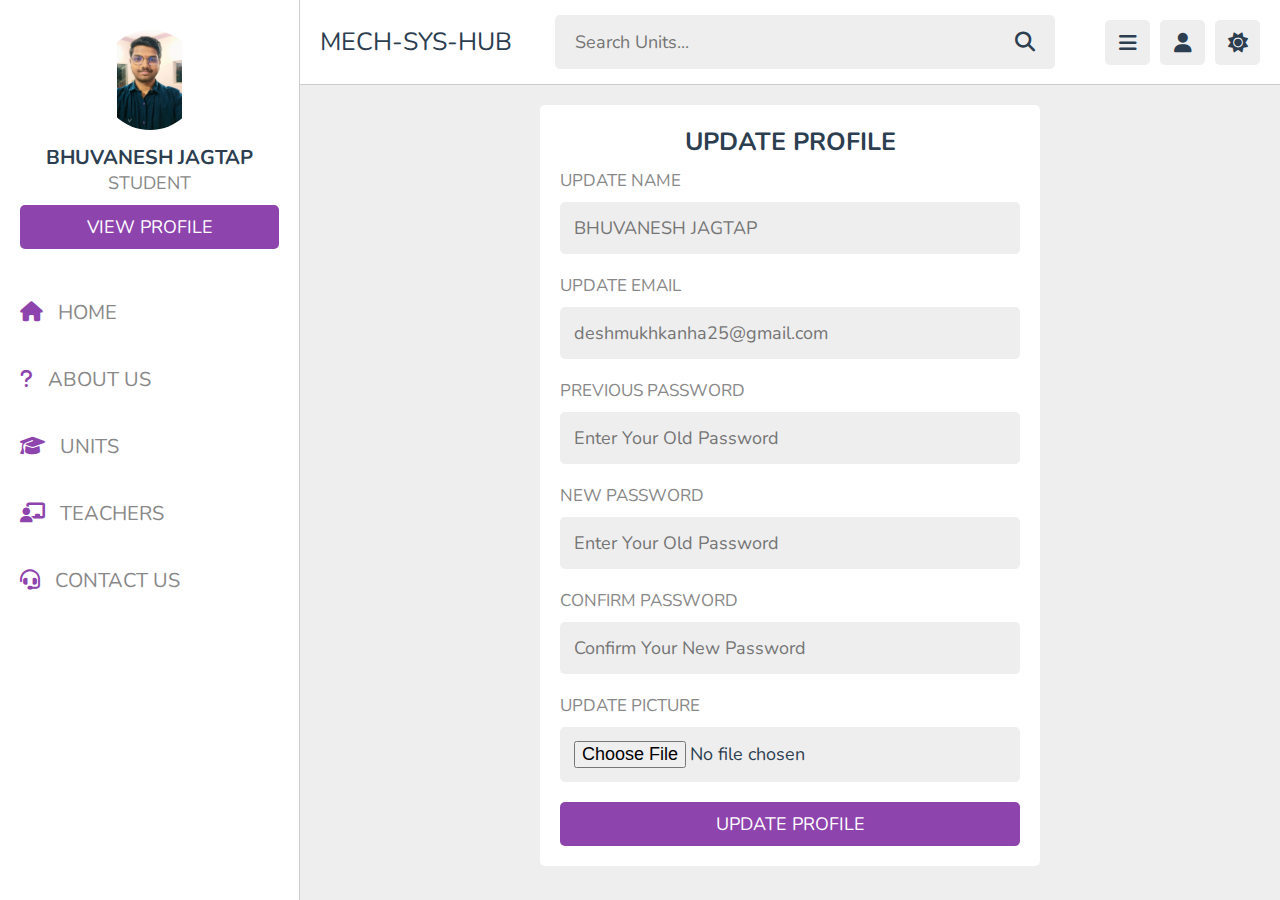
<file: update.html>
<!DOCTYPE html>
<html lang="en">
<head>
   <meta charset="UTF-8">
   <meta http-equiv="X-UA-Compatible" content="IE=edge">
   <meta name="viewport" content="width=device-width, initial-scale=1.0">
   <title>PROFILE UPDATE</title>

   <!-- font awesome cdn link  -->
   <link rel="stylesheet" href="https://cdnjs.cloudflare.com/ajax/libs/font-awesome/6.1.2/css/all.min.css">

   <!-- custom css file link  -->
   <link rel="stylesheet" href="css/style.css">

</head>
<body>

<header class="header">
   
   <section class="flex">

      <a href="home.html" class="logo">MECH-SYS-HUB</a>

      <form action="search.html" method="post" class="search-form">
         <input type="text" name="search_box" required placeholder="Search Units..." maxlength="100">
         <button type="submit" class="fas fa-search"></button>
      </form>

      <div class="icons">
         <div id="menu-btn" class="fas fa-bars"></div>
         <div id="search-btn" class="fas fa-search"></div>
         <div id="user-btn" class="fas fa-user"></div>
         <div id="toggle-btn" class="fas fa-sun"></div>
      </div>

      <div class="profile">
         <img src="images/pic-1.jpg" class="image" alt="">
         <h2 class="name">BHUVANESH JAGTAP</h2>
         <p class="role">STUDENT</p>
         <a href="profile.html" class="btn">PROFILE</a>
         <div class="flex-btn">
            <a href="login.html" class="option-btn">LOGIN</a>
            <a href="register.html" class="option-btn">REGISTER</a>
         </div>
      </div>

   </section>

</header>   

<div class="side-bar">

   <div id="close-btn">
      <i class="fas fa-times"></i>
   </div>

   <div class="profile">
      <img src="images/pic-1.jpg" class="image" alt="">
      <h2 class="name">BHUVANESH JAGTAP</h2>
      <p class="role">STUDENT</p>
      <a href="profile.html" class="btn">VIEW PROFILE</a>
   </div>

   <nav class="navbar">
      <a href="home.html"><i class="fas fa-home"></i><span>HOME</span></a>
      <a href="about.html"><i class="fas fa-question"></i><span>ABOUT US</span></a>
      <a href="courses.html"><i class="fas fa-graduation-cap"></i><span>UNITS</span></a>
      <a href="teachers.html"><i class="fas fa-chalkboard-user"></i><span>TEACHERS</span></a>
      <a href="contact.html"><i class="fas fa-headset"></i><span>CONTACT US</span></a>

</div>

<section class="form-container">

   <form action="" method="post" enctype="multipart/form-data">
      <h3>UPDATE PROFILE</h3>
      <p>UPDATE NAME</p>
      <input type="text" name="name" placeholder="BHUVANESH JAGTAP" maxlength="50" class="box">
      <p>UPDATE EMAIL</p>
      <input type="email" name="email" placeholder="deshmukhkanha25@gmail.com" maxlength="50" class="box">
      <p>PREVIOUS PASSWORD</p>
      <input type="password" name="old_pass" placeholder="Enter Your Old Password" maxlength="20" class="box">
      <p>NEW PASSWORD</p>
      <input type="password" name="new_pass" placeholder="Enter Your Old Password" maxlength="20" class="box">
      <p>CONFIRM PASSWORD</p>
      <input type="password" name="c_pass" placeholder="Confirm Your New Password" maxlength="20" class="box">
      <p>UPDATE PICTURE</p>
      <input type="file" accept="image/*" class="box">
      <input onclick="window.location.href='home.html'" type="submit" value="UPDATE PROFILE" name="submit" class="btn">
   </form>

</section>

<!-- custom js file link  -->
<script src="js/script.js"></script>

   
</body>
</html>
</file>
<file: css/style.css>
@import url('https://fonts.googleapis.com/css2?family=Nunito:wght@200;300;400;500;600;700&display=swap');

:root{
   --main-color:#8e44ad;
   --red:#e74c3c;
   --orange:#f39c12;
   --light-color:#888;
   --light-bg:#eee;
   --black:#2c3e50;
   --white:#fff;
   --border:.1rem solid rgba(0,0,0,.2);
}

*{
   font-family: 'Nunito', sans-serif;
   margin:0; padding:0;
   box-sizing: border-box;
   outline: none; border:none;
   text-decoration: none;
}

*::selection{
   background-color: var(--main-color);
   color:#fff;
}

html{
   font-size: 62.5%;
   overflow-x: hidden;
}

html::-webkit-scrollbar{
   width: 1rem;
   height: .5rem;
}

html::-webkit-scrollbar-track{
   background-color: transparent;
}

html::-webkit-scrollbar-thumb{
   background-color: var(--main-color);
}

body{
   background-color: var(--light-bg);
   padding-left: 30rem;
}

body.dark{
   --light-color:#aaa;
   --light-bg:#333;
   --black:#fff;
   --white:#222;
   --border:.1rem solid rgba(255,255,255,.2);
}

body.active{
   padding-left: 0;
}

section{
   padding:2rem;
   margin: 0 auto;
   max-width: 1200px;
}

.heading{
   font-size: 2.5rem;
   color:var(--black);
   margin-bottom: 2.5rem;
   border-bottom: var(--border);
   padding-bottom: 1.5rem;
   text-transform: capitalize;
}

.inline-btn,
.inline-option-btn,
.inline-delete-btn,
.btn,
.delete-btn,
.option-btn{
   border-radius: .5rem;
   color:#fff;
   font-size: 1.8rem;
   cursor: pointer;
   text-transform: capitalize;
   padding:1rem 3rem;
   text-align: center;
   margin-top: 1rem;
}

.btn,
.delete-btn,
.option-btn{
   display: block;
   width: 100%;
}

.inline-btn,
.inline-option-btn,
.inline-delete-btn{
   display: inline-block;
}

.btn,
.inline-btn{
   background-color: var(--main-color);
}

.option-btn,
.inline-option-btn{
   background-color:var(--orange);
}

.delete-btn,
.inline-delete-btn{
   background-color: var(--red);
}

.inline-btn:hover,
.inline-option-btn:hover,
.inline-delete-btn:hover,
.btn:hover,
.delete-btn:hover,
.option-btn:hover{
   background-color: var(--black);
   color: var(--white);
}

.flex-btn{
   display: flex;
   gap: 1rem;
}

.header{
   position: sticky;
   top:0; left:0; right: 0;
   background-color: var(--white);
   z-index: 1000;
   border-bottom: var(--border);
}

.header .flex{
   display: flex;
   align-items: center;
   justify-content: space-between;
   position: relative;
   padding: 1.5rem 2rem;
}

.header .flex .logo{
   font-size: 2.5rem;
   color: var(--black);
}

.header .flex .search-form{
   width: 50rem;
   border-radius: .5rem;
   background-color: var(--light-bg);
   padding:1.5rem 2rem;
   display: flex;
   gap:2rem;

}

.header .flex .search-form input{
   width: 100%;
   font-size: 1.8rem;
   color:var(--black);
   background:none;
}

.header .flex .search-form button{
   background:none;
   font-size: 2rem;
   cursor: pointer;
   color:var(--black);
}

.header .flex .search-form button:hover{
   color: var(--main-color);
}

.header .flex .icons div{
   font-size: 2rem;
   color:var(--black);
   background-color: var(--light-bg);
   border-radius: .5rem;
   height: 4.5rem;
   width: 4.5rem;
   line-height: 4.5rem;
   cursor: pointer;
   text-align: center;
   margin-left: .7rem;
}

.header .flex .icons div:hover{
   background-color: var(--black);
   color:var(--white);
}

.header .flex .profile{
   position: absolute;
   top:120%; right: 2rem;
   background-color: var(--white);
   border-radius: .5rem;
   padding: 1.5rem;
   text-align: center;
   overflow: hidden;
   transform-origin: top right;
   transform: scale(0);
   transition: .2s linear;
   width: 30rem;
}

.header .flex .profile.active{
   transform: scale(1);
}

.header .flex .profile .image{
   height: 10rem;
   width: 10rem;
   border-radius: 50%;
   object-fit: contain;
   margin-bottom: 1rem;
}

.header .flex .profile .name{
   font-size: 2rem;
   color:var(--black);
   overflow: hidden;
   text-overflow: ellipsis;
   white-space: nowrap;
}

.header .flex .profile .role{
   font-size: 1.8rem;
   color: var(--light-color);
}

#search-btn{
   display: none;
}

.side-bar{
   position: fixed;
   top: 0; left: 0;
   width: 30rem;
   background-color: var(--white);
   height: 100vh;
   border-right: var(--border);
   z-index: 1200;
}

.side-bar #close-btn{
   text-align: right;
   padding: 2rem;
   display: none;
}

.side-bar #close-btn i{
   text-align: right;
   font-size: 2.5rem;
   background:var(--red);
   border-radius: .5rem;
   color:var(--white);
   cursor: pointer;
   height: 4.5rem;
   width: 4.5rem;
   line-height: 4.5rem;
   text-align: center;
}

.side-bar #close-btn i:hover{
   background-color: var(--black);
}

.side-bar .profile{
   padding:3rem 2rem;
   text-align: center;
}

.side-bar .profile .image{
   height: 10rem;
   width: 10rem;
   border-radius: 50%;
   object-fit: contain;
   margin-bottom: 1rem;
}

.side-bar .profile .name{
   font-size: 2rem;
   color:var(--black);
   overflow: hidden;
   text-overflow: ellipsis;
   white-space: nowrap;
}

.side-bar .profile .role{
   font-size: 1.8rem;
   color: var(--light-color);
}

.side-bar .navbar a{
   display: block;
   padding: 2rem;
   font-size: 2rem;
}

.side-bar .navbar a i{
   margin-right: 1.5rem;
   color:var(--main-color);
   transition: .2s linear;
}

.side-bar .navbar a span{
   color:var(--light-color);
}

.side-bar .navbar a:hover{
   background-color: var(--light-bg);
}

.side-bar .navbar a:hover i{
   margin-right: 2.5rem;
}

.side-bar.active{
   left: -30rem;
}

.home-grid .box-container{
   display: grid;
   grid-template-columns: repeat(auto-fit, 27.5rem);
   gap:1.5rem;
   justify-content: center;
   align-items: flex-start;
}

.home-grid .box-container .box{
   background-color: var(--white);
   border-radius: .5rem;
   padding:2rem;
}

.home-grid .box-container .box .title{
   font-size: 2rem;
   color: var(--black);
   text-transform: capitalize;
}

.home-grid .box-container .box .flex{
   display: flex;
   flex-wrap: wrap;
   gap: 1.5rem;
   margin-top: 2rem;
}

.home-grid .box-container .flex a{
   background-color: var(--light-bg);
   border-radius: .5rem;
   padding: 1rem 1.5rem;
   font-size: 1.5rem;
}

.home-grid .box-container .flex a i{
   margin-right: 1rem;
   color:var(--black);
}

.home-grid .box-container .flex a span{
   color:var(--light-color);
}

.home-grid .box-container .flex a:hover{
   background-color: var(--black);
}

.home-grid .box-container .flex a:hover span{
   color:var(--white);
}

.home-grid .box-container .flex a:hover i{
   color:var(--white);
}

.home-grid .box-container .tutor{
   padding: 1rem 0;
   font-size: 1.8rem;
   color:var(--light-color);
   line-height: 2;
}

.home-grid .box-container .likes{
   color:var(--light-color);
   font-size: 1.7rem;
   margin-top: 1.5rem;
}

.home-grid .box-container .likes span{
   color:var(--main-color);
}

.about .row{
   display: flex;
   align-items: center;
   flex-wrap: wrap;
   gap:1.5rem;
}

.about .row .image{
   flex: 1 1 40rem;
}

.about .row .image img{
   width: 100%;
   height: 50rem;
}

.about .row .content{
   flex: 1 1 40rem;
}

.about .row .content p{
   font-size: 1.7rem;
   line-height: 2;
   color: var(--light-color);
   padding: 1rem 0;
}

.about .row .content h3{
   font-size: 3rem;
   color:var(--black);
   text-transform: capitalize;
}

.about .box-container{
   display: grid;
   grid-template-columns: repeat(auto-fit, minmax(27rem, 1fr));
   gap:1.5rem;
   justify-content: center;
   align-items: flex-start;
   margin-top: 3rem;
}

.about .box-container .box{
   border-radius: .5rem;
   background-color: var(--white);
   padding: 2rem;
   display: flex;
   align-items: center;
   gap: 2.5rem;
}

.about .box-container .box i{
   font-size: 4rem;
   color: var(--main-color);
}

.about .box-container .box h3{
   font-size: 2.5rem;
   color: var(--black);
   margin-bottom: .3rem;
}

.about .box-container .box p{
   font-size: 1.7rem;
   color:var(--light-color);
}

.reviews .box-container{
   display: grid;
   grid-template-columns: repeat(auto-fit, minmax(30rem, 1fr));
   gap:1.5rem;
   justify-content: center;
   align-items: flex-start;
}

.reviews .box-container .box{
   border-radius: .5rem;
   background-color: var(--white);
   padding: 2rem;
}

.reviews .box-container .box p{
   line-height: 1.7;
   font-size: 1.7rem;
   color: var(--light-color);
}

.reviews .box-container .box .student{
   margin-top: 2rem;
   display: flex;
   align-items: center;
   gap: 1.5rem;
}

.reviews .box-container .box .student img{
   height: 5rem;
   width: 5rem;
   object-fit: cover;
   border-radius: 50%;
}

.reviews .box-container .box .student h3{
   font-size: 2rem;
   color: var(--black);
   margin-bottom: .3rem;
}

.reviews .box-container .box .student .stars{
   font-size: 1.5rem;
   color:var(--orange);
}

.courses .box-container{
   display: grid;
   grid-template-columns: repeat(auto-fit, minmax(30rem, 1fr));
   gap:1.5rem;
   justify-content: center;
   align-items: flex-start;
}

.courses .box-container .box{
   border-radius: .5rem;
   background-color: var(--white);
   padding: 2rem;
}

.courses .box-container .box .tutor{
   display: flex;
   align-items: center;
   gap: 1.5rem;
   margin-bottom: 2.5rem;
}

.courses .box-container .box .tutor img{
   height: 5rem;
   width: 5rem;
   border-radius: 50%;
   object-fit: cover;
}

.courses .box-container .box .tutor h3{
   font-size: 1.8rem;
   color: var(--black);
   margin-bottom: .2rem;
}

.courses .box-container .box .tutor span{
   font-size: 1.3rem;
   color:var(--light-color);
}

.courses .box-container .box .thumb{
   position: relative;
}

.courses .box-container .box .thumb span{
   position: absolute;
   top:1rem; left: 1rem;
   border-radius: .5rem;
   padding: .5rem 1.5rem;
   background-color: rgba(0,0,0,.3);
   color: #fff;
   font-size: 1.5rem;
}

.courses .box-container .box .thumb img{
   width: 100%;
   height: 20rem;
   object-fit: cover;
   border-radius: .5rem;
}

.courses .box-container .box .title{
   font-size: 2rem;
   color: var(--black);
   padding-bottom: .5rem;
   padding-top: 1rem;
}

.courses .more-btn{
   text-align: center;
   margin-top: 2rem;
}

.playlist-details .row{
   display: flex;
   align-items: flex-end;
   gap:3rem;
   flex-wrap: wrap;
   background-color: var(--white);
   padding: 2rem;
}

.playlist-details .row .column{
   flex: 1 1 40rem;
}

.playlist-details .row .column .save-playlist{
   margin-bottom: 1.5rem;
}

.playlist-details .row .column .save-playlist button{
   border-radius: .5rem;
   background-color: var(--light-bg);
   padding:1rem 1.5rem;
   cursor: pointer;
}

.playlist-details .row .column .save-playlist button i{
   font-size: 2rem;
   color:var(--black);
   margin-right: .8rem;
}

.playlist-details .row .column .save-playlist button span{
   font-size: 1.8rem;
   color:var(--light-color);
}

.playlist-details .row .column .save-playlist button:hover{
   background-color: var(--black);
}

.playlist-details .row .column .save-playlist button:hover i{
   color:var(--white);
}

.playlist-details .row .column .save-playlist button:hover span{
   color:var(--white);
}

.playlist-details .row .column .thumb{
   position: relative;
}

.playlist-details .row .column .thumb span{
   font-size: 1.8rem;
   color: #fff;
   background-color: rgba(0,0,0,.3);
   border-radius: .5rem;
   position: absolute;
   top: 1rem; left: 1rem;
   padding: .5rem 1.5rem;
}

.playlist-details .row .column .thumb img{
   height: 30rem;
   width: 100%;
   object-fit: cover;
   border-radius: .5rem;
}

.playlist-details .row .column .tutor{
   display: flex;
   align-items: center;
   gap: 2rem;
   margin-bottom: 2rem;
}

.playlist-details .row .column .tutor img{
   height: 7rem;
   width: 7rem;
   border-radius: 50%;
   object-fit: cover;
}

.playlist-details .row .column .tutor h3{
   font-size: 2rem;
   color:var(--black);
   margin-bottom: .2rem;
}

.playlist-details .row .column .tutor span{
   font-size: 1.5rem;
   color: var(--light-color);
}

.playlist-details .row .column .details h3{
   font-size: 2rem;
   color: var(--black);
   text-transform: capitalize;
}

.playlist-details .row .column .details p{
   padding: 1rem 0;
   line-height: 2;
   font-size: 1.8rem;
   color: var(--light-color);
}

.playlist-videos .box-container{
   display: grid;
   grid-template-columns: repeat(auto-fit, minmax(30rem, 1fr));
   gap:1.5rem;
   justify-content: center;
   align-items: flex-start;
}

.playlist-videos .box-container .box{
   background-color: var(--white);
   border-radius: .5rem;
   padding: 2rem;
   position: relative;
}

.playlist-videos .box-container .box i{
   position: absolute;
   top: 2rem; left: 2rem; right: 2rem;
   height: 20rem;
   border-radius: .5rem;
   background-color: rgba(0,0,0,.3);
   display: flex;
   align-items: center;
   justify-content: center;
   font-size: 5rem;
   color: #fff;
   display: none;
}

.playlist-videos .box-container .box:hover i{
   display: flex;
}

.playlist-videos .box-container .box img{
   width: 100%;
   height: 20rem;
   object-fit: cover;
   border-radius: .5rem;
}

.playlist-videos .box-container .box h3{
   margin-top: 1.5rem;
   font-size: 1.8rem;
   color: var(--black);
}

.playlist-videos .box-container .box:hover h3{
   color: var(--main-color);
}

.watch-video .video-container{
   background-color: var(--white);
   border-radius: .5rem;
   padding: 2rem;
}

.watch-video .video-container .video{
   position: relative;
   margin-bottom: 1.5rem;
}

.watch-video .video-container .video video{
   border-radius: .5rem;
   width: 100%;
   object-fit: contain;
   background-color: #000;
}

.watch-video .video-container .title{
   font-size: 2rem;
   color: var(--black);
}

.watch-video .video-container .info{
   display: flex;
   margin-top: 1.5rem;
   margin-bottom: 2rem;
   border-bottom: var(--border);
   padding-bottom: 1.5rem;
   gap: 2.5rem;
   align-items: center;
}

.watch-video .video-container .info p{
   font-size: 1.6rem;
}

.watch-video .video-container .info p span{
   color: var(--light-color);
}

.watch-video .video-container .info i{
   margin-right: 1rem;
   color: var(--main-color);
}

.watch-video .video-container .tutor{
   display: flex;
   align-items: center;
   gap: 2rem;
   margin-bottom: 1rem;
}

.watch-video .video-container .tutor img{
   border-radius: 50%;
   height: 5rem;
   width: 5rem;
   object-fit: cover;
}

.watch-video .video-container .tutor h3{
   font-size: 2rem;
   color: var(--black);
   margin-bottom: .2rem;
}

.watch-video .video-container .tutor span{
   font-size: 1.5rem;
   color: var(--light-color);
}

.watch-video .video-container .flex{
   display: flex;
   align-items: center;
   justify-content: space-between;
   gap: 1.5rem;
}

.watch-video .video-container .flex button{
   border-radius: .5rem;
   padding: 1rem 1.5rem;
   font-size: 1.8rem;
   cursor: pointer;
   background-color: var(--light-bg);
}

.watch-video .video-container .flex button i{
   margin-right: 1rem;
   color: var(--black);
}

.watch-video .video-container .flex button span{
   color: var(--light-color);
}

.watch-video .video-container .flex button:hover{
   background-color: var(--black);
}

.watch-video .video-container .flex button:hover i{
   color: var(--white);
}

.watch-video .video-container .flex button:hover span{
   color: var(--white);
}

.watch-video .video-container .description{
   line-height: 1.5;
   font-size: 1.7rem;
   color: var(--light-color);
   margin-top: 2rem;
}

.comments .add-comment{
   background-color: var(--white);
   border-radius: .5rem;
   padding: 2rem;
   margin-bottom: 3rem;
}

.comments .add-comment h3{
   font-size: 2rem;
   color: var(--black);
   margin-bottom: 1rem;
}

.comments .add-comment textarea{
   height: 20rem;
   resize: none;
   background-color: var(--light-bg);
   border-radius: .5rem;
   border: var(--border);
   padding: 1.4rem;
   font-size: 1.8rem;
   color: var(--black);
   width: 100%;
   margin: .5rem 0;
}

.comments .box-container{
   display: grid;
   gap: 2.5rem;
   background-color: var(--white);
   padding: 2rem;
   border-radius: .5rem;
}

.comments .box-container .box .user{
   display: flex;
   align-items: center;
   gap: 1.5rem;
   margin-bottom: 2rem;
}

.comments .box-container .box .user img{
   height: 5rem;
   width: 5rem;
   border-radius: 50%;
}

.comments .box-container .box .user h3{
   font-size: 2rem;
   color: var(--black);
   margin-bottom: .2rem;
}

.comments .box-container .box .user span{
   font-size: 1.5rem;
   color: var(--light-color);
}

.comments .box-container .box .comment-box{
   border-radius: .5rem;
   background-color: var(--light-bg);
   padding:1rem 1.5rem;
   white-space: pre-line;
   margin: .5rem 0;
   font-size: 1.8rem;
   color: var(--black);
   line-height: 1.5;
   position: relative;
   z-index: 0;
}

.comments .box-container .box .comment-box::before{
   content: '';
   position: absolute;
   top: -1rem; left: 1.5rem;
   background-color: var(--light-bg);
   height: 1.2rem;
   width: 2rem;
   clip-path: polygon(50% 0%, 0% 100%, 100% 100%);
}

.teachers .search-tutor{
   margin-bottom: 2rem;
   border-radius: .5rem;
   background-color: var(--white);
   padding: 1.5rem 2rem;
   display: flex;
   align-items: center;
   gap: 1.5rem;
}

.teachers .search-tutor input{
   width: 100%;
   background: none;
   font-size: 1.8rem;
   color: var(--black);
}

.teachers .search-tutor button{
   font-size: 2rem;
   color: var(--black);
   cursor: pointer;
   background:none;
}

.teachers .search-tutor button:hover{
   color: var(--main-color);
}

.teachers .box-container{
   display: grid;
   grid-template-columns: repeat(auto-fit, minmax(30rem, 1fr));
   gap:1.5rem;
   justify-content: center;
   align-items: flex-start;
}

.teachers .box-container .box{
   background-color: var(--white);
   border-radius: .5rem;
   padding: 2rem;
}

.teachers .box-container .offer{
   text-align: center;
}

.teachers .box-container .offer h3{
   font-size: 2.5rem;
   color: var(--black);
   text-transform: capitalize;
   padding-bottom: .5rem;
}

.teachers .box-container .offer p{
   line-height: 1.7;
   padding: .5rem 0;
   color: var(--light-color);
   font-size: 1.7rem;
}

.teachers .box-container .box .tutor{
   display: flex;
   align-items: center;
   gap:2rem;
   margin-bottom: 1.5rem;
}

.teachers .box-container .box .tutor img{
   height: 5rem;
   width: 5rem;
   border-radius: 50%;
}

.teachers .box-container .box .tutor h3{
   font-size: 2rem;
   color: var(--black);
   margin-bottom: .2rem;
}

.teachers .box-container .box .tutor span{
   font-size: 1.6rem;
   color: var(--light-color);
}

.teachers .box-container .box p{
   padding: .5rem 0;
   font-size: 1.7rem;
   color: var(--light-color);
}

.teachers .box-container .box p span{
   color: var(--main-color);
}

.teacher-profile .details{
   text-align: center;
   background-color: var(--white);
   border-radius: .5rem;
   padding: 2rem;
}

.teacher-profile .details .tutor img{
   height: 10rem;
   width: 10rem;
   border-radius: 50%;
   object-fit: cover;
   margin-bottom: 1rem;
}

.teacher-profile .details .tutor h3{
   font-size: 2rem;
   color: var(--black);
}

.teacher-profile .details .tutor span{
   color: var(--light-color);
   font-size: 1.7rem;
}

.teacher-profile .details .flex{
   display: flex;
   flex-wrap: wrap;
   gap: 1.5rem;
   margin-top: 2rem;
}

.teacher-profile .details .flex p{
   flex: 1 1 20rem;
   border-radius: .5rem;
   background-color: var(--light-bg);
   padding: 1.2rem 2rem;
   font-size: 1.8rem;
   color: var(--light-color);
}

.teacher-profile .details .flex p span{
   color: var(--main-color);
}

.user-profile .info{
   background-color: var(--white);
   border-radius: .5rem;
   padding: 2rem;
}

.user-profile .info .user{
   text-align: center;
   margin-bottom: 2rem;
   padding: 1rem;
}

.user-profile .info .user img{
   height: 10rem;
   width: 10rem;
   border-radius: 50%;
   object-fit: cover;
   margin-bottom: 1rem;
}

.user-profile .info .user h3{
   font-size: 2rem;
   color: var(--black);
}

.user-profile .info .user p{
   font-size: 1.7rem;
   color: var(--light-color);
   padding: .3rem 0;
}

.user-profile .info .box-container{
   display: flex;
   flex-wrap: wrap;
   gap: 1.5rem;
}

.user-profile .info .box-container .box{
   background-color: var(--light-bg);
   border-radius: .5rem;
   padding: 2rem;
   flex: 1 1 25rem;
}

.user-profile .info .box-container .box .flex{
   display: flex;
   align-items: center;
   gap: 2rem;
   margin-bottom: 1rem;
}

.user-profile .info .box-container .box .flex i{
   font-size:2rem;
   color: var(--white);
   background-color: var(--black);
   text-align: center;
   border-radius: .5rem;
   height: 5rem;
   width: 5rem;
   line-height: 4.9rem;
}

.user-profile .info .box-container .box .flex span{
   font-size: 2.5rem;
   color: var(--main-color);
}

.user-profile .info .box-container .box .flex p{
   color: var(--light-color);
   font-size: 1.7rem;
}

.contact .row{
   display: flex;
   align-items: center;
   flex-wrap: wrap;
   gap: 1.5rem;
}

.contact .row .image{
   flex: 1 1 50rem;
}

.contact .row .image img{
   width: 100%;
}

.contact .row form{
   flex: 1 1 30rem;
   background-color: var(--white);
   padding: 2rem;
   text-align: center;
}

.contact .row form h3{
   margin-bottom: 1rem;
   text-transform: capitalize;
   color:var(--black);
   font-size: 2.5rem;
}

.contact .row form .box{
   width: 100%;
   border-radius: .5rem;
   background-color: var(--light-bg);
   margin: 1rem 0;
   padding: 1.4rem;
   font-size: 1.8rem;
   color: var(--black);
}

.contact .row form textarea{
   height: 20rem;
   resize: none;
}

.contact .box-container{
   display: grid;
   grid-template-columns: repeat(auto-fit, minmax(30rem, 1fr));
   gap:1.5rem;
   justify-content: center;
   align-items: flex-start;
   margin-top: 3rem;
}

.contact .box-container .box{
   text-align: center;
   background-color: var(--white);
   border-radius: .5rem;
   padding: 3rem;
}

.contact .box-container .box i{
   font-size: 3rem;
   color: var(--main-color);
   margin-bottom: 1rem;
}

.contact .box-container .box h3{
   font-size: 2rem;
   color:var(--black);
   margin: 1rem 0;
}

.contact .box-container .box a{
   display: block;
   padding-top: .5rem;
   font-size: 1.8rem;
   color: var(--light-color);
}

.contact .box-container .box a:hover{
   text-decoration: underline;
   color:var(--black);
}

.form-container{
   min-height: calc(100vh - 20rem);
   display: flex;
   align-items: center;
   justify-content: center;
}

.form-container form{
   background-color: var(--white);
   border-radius: .5rem;
   padding: 2rem;
   width: 50rem;
}

.form-container form h3{
   font-size: 2.5rem;
   text-transform: capitalize;
   color: var(--black);
   text-align: center;
}

.form-container form p{
   font-size: 1.7rem;
   color: var(--light-color);
   padding-top: 1rem;
}

.form-container form p span{
   color: var(--red);
}

.form-container form .box{
   font-size: 1.8rem;
   color: var(--black);
   border-radius: .5rem;
   padding: 1.4rem;
   background-color: var(--light-bg);
   width: 100%;
   margin: 1rem 0;
}






.footer{
   background-color: var(--white);
   border-top: var(--border);
   position: sticky;
   bottom: 0; left: 0; right: 0;
   text-align: center;
   font-size: 2rem;
   padding:2.5rem 2rem;
   color:var(--black);
   margin-top: 1rem;
   z-index: 1000;
   /* padding-bottom: 9.5rem; */
}

.footer span{
   color:var(--main-color);
}



@media (max-width:1200px){

   body{
      padding-left: 0;
   }

   .side-bar{
      left: -30rem;
      transition: .2s linear;
   }

   .side-bar #close-btn{
      display: block;
   }

   .side-bar.active{
      left: 0;
      box-shadow: 0 0 0 100vw rgba(0,0,0,.8);
      border-right: 0;
   }

}

@media (max-width:991px){

   html{
      font-size: 55%;
   }

}

@media (max-width:768px){

   #search-btn{
      display: inline-block;
   }

   .header .flex .search-form{
      position: absolute;
      top: 99%; left: 0; right: 0;
      border-top: var(--border);
      border-bottom: var(--border);
      background-color: var(--white);
      border-radius: 0;
      width: auto;
      padding: 2rem;
      clip-path: polygon(0 0, 100% 0, 100% 0, 0 0);
      transition: .2s linear;
   }

   .header .flex .search-form.active{
      clip-path: polygon(0 0, 100% 0, 100% 100%, 0 100%);
   }

}

@media (max-width:450px){

   html{
      font-size: 50%;
   }

   .flex-btn{
      gap: 0;
      flex-flow: column;
   }

   .home-grid .box-container{
      grid-template-columns: 1fr;
   }

   .about .row .image img{
      height: 25rem;
   }
}
</file>
